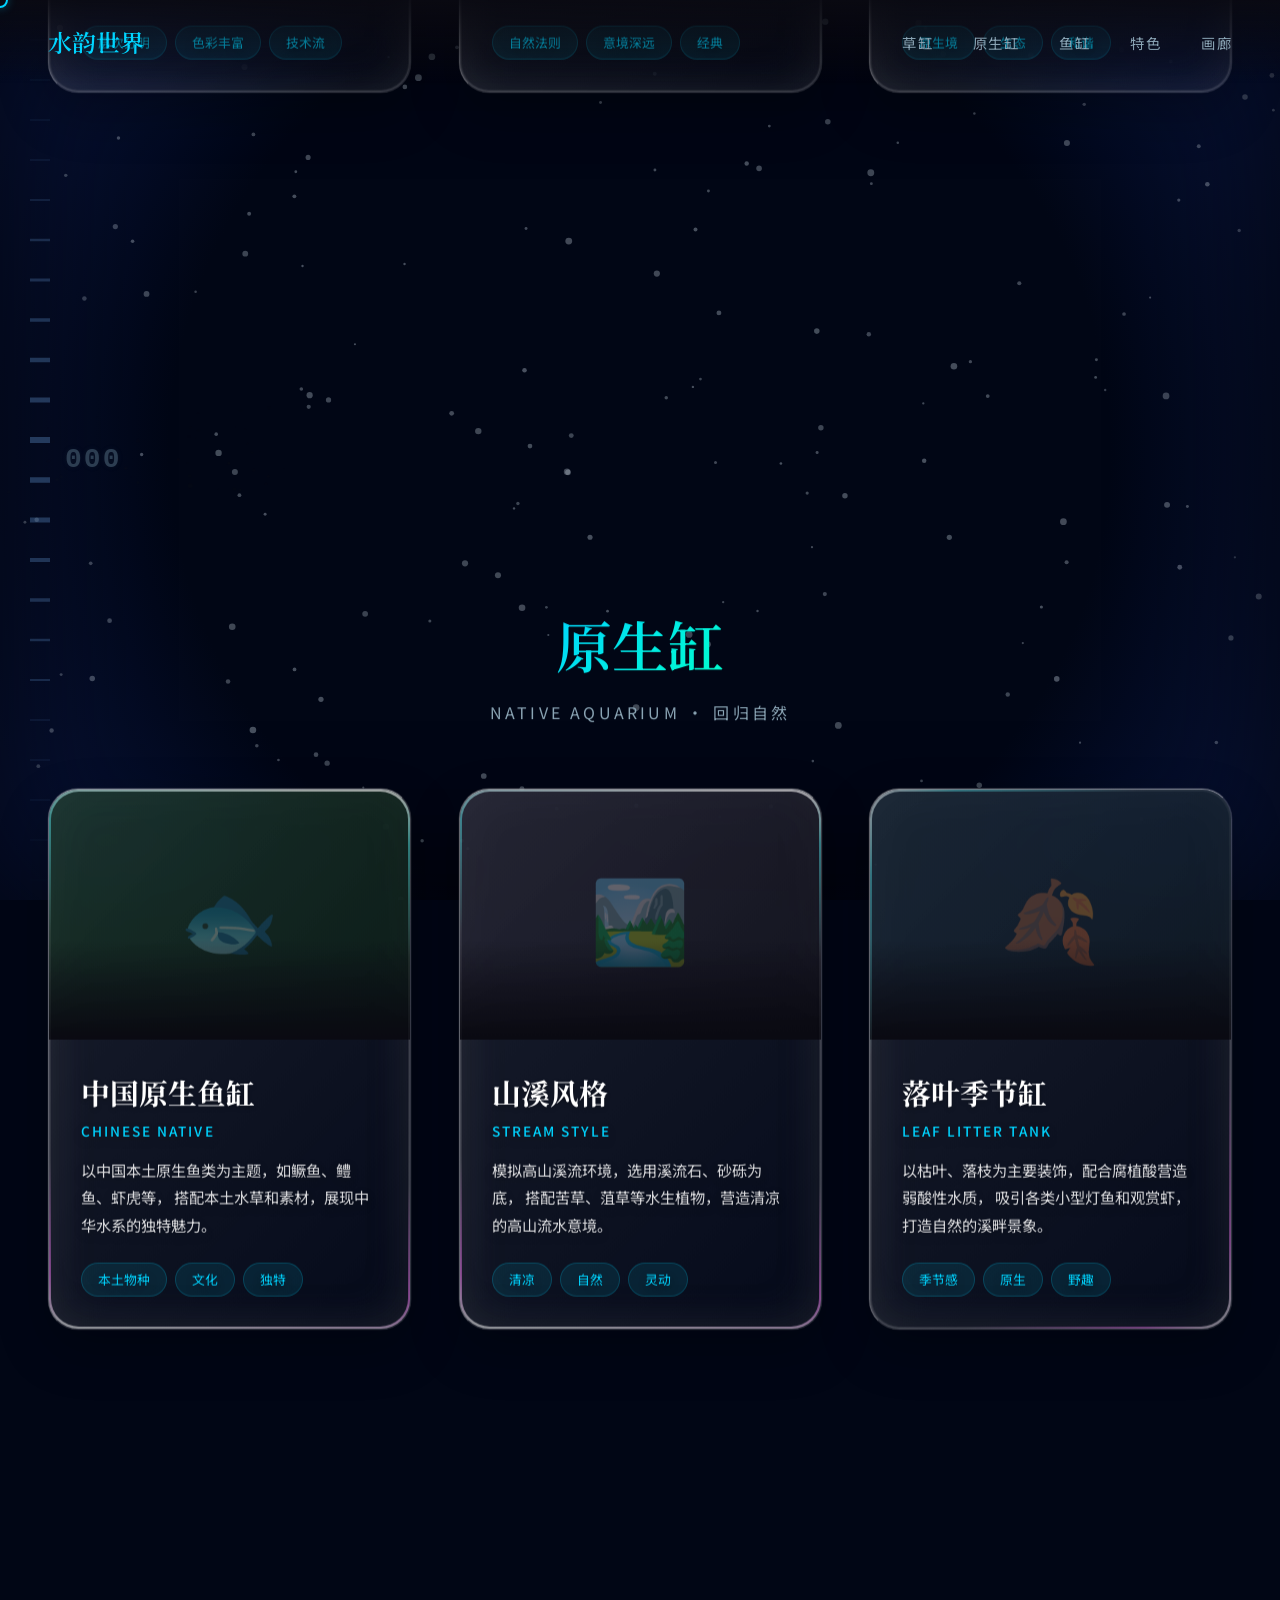
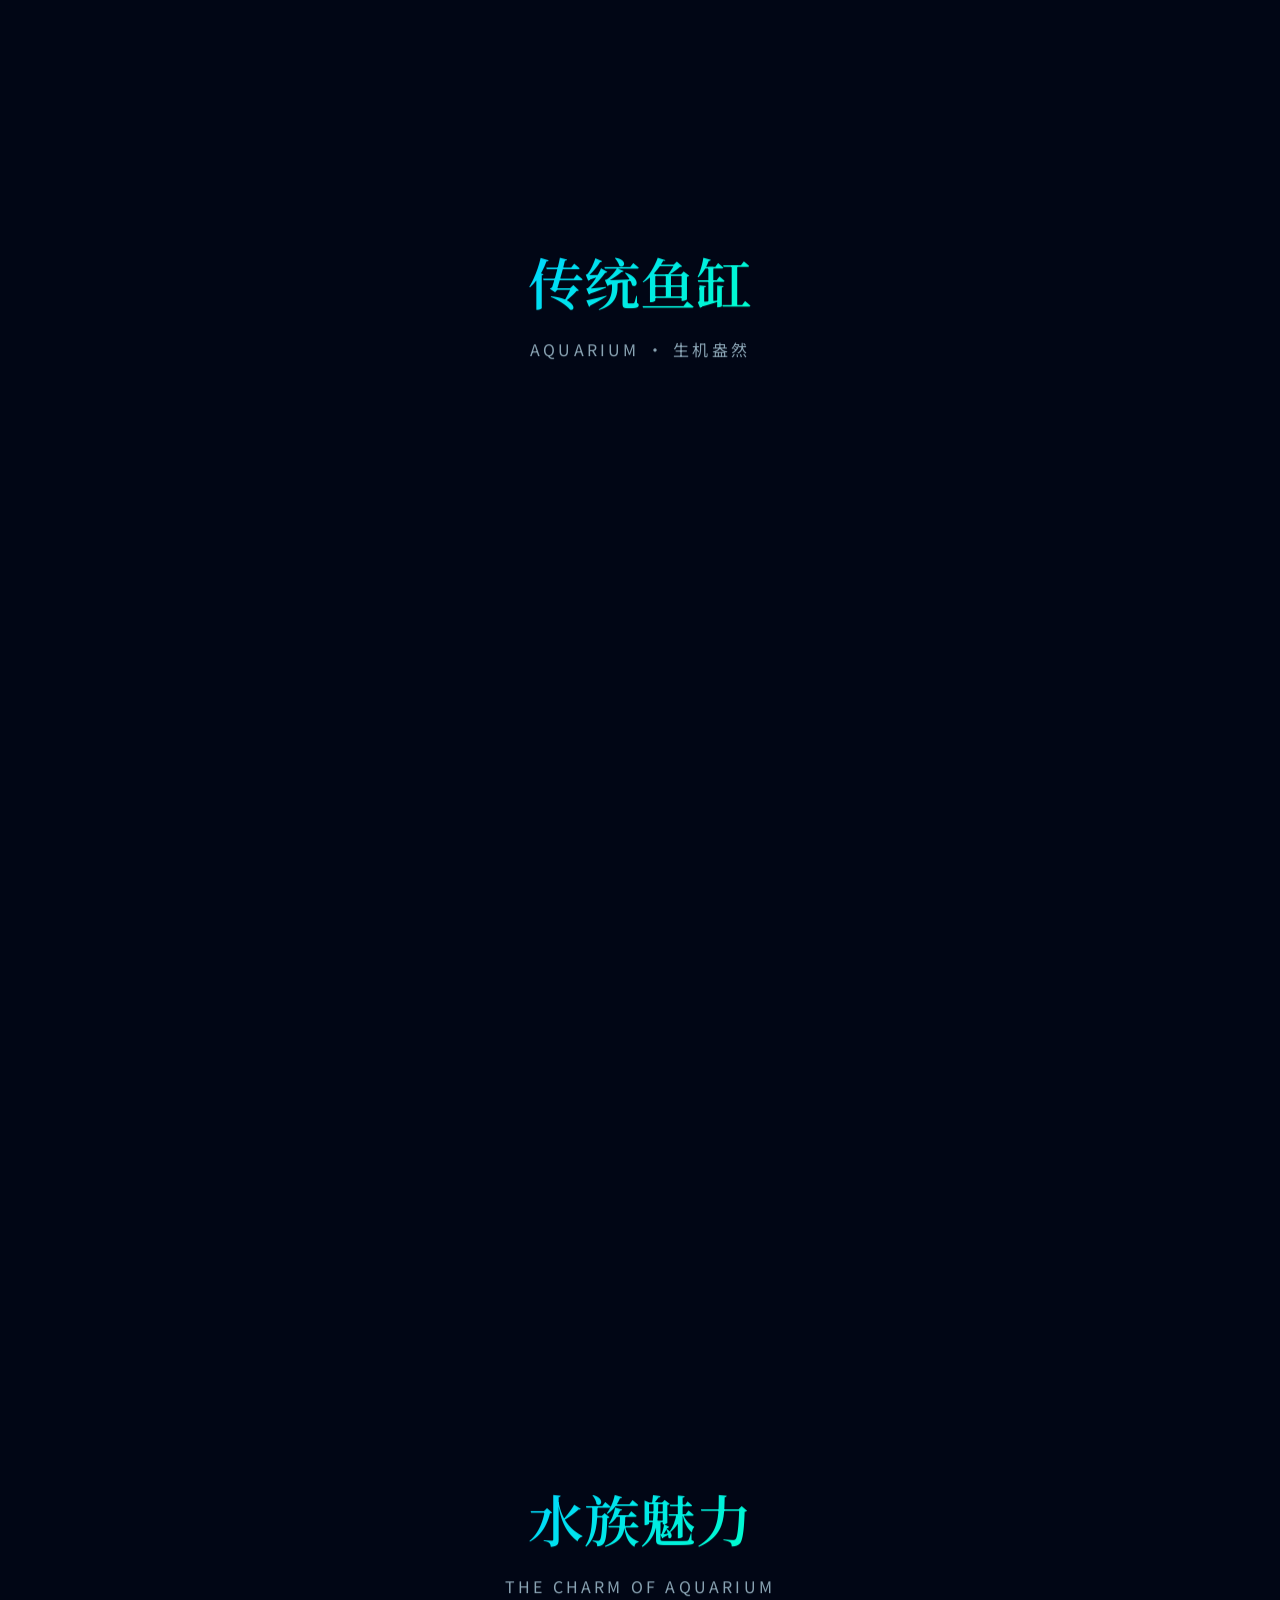
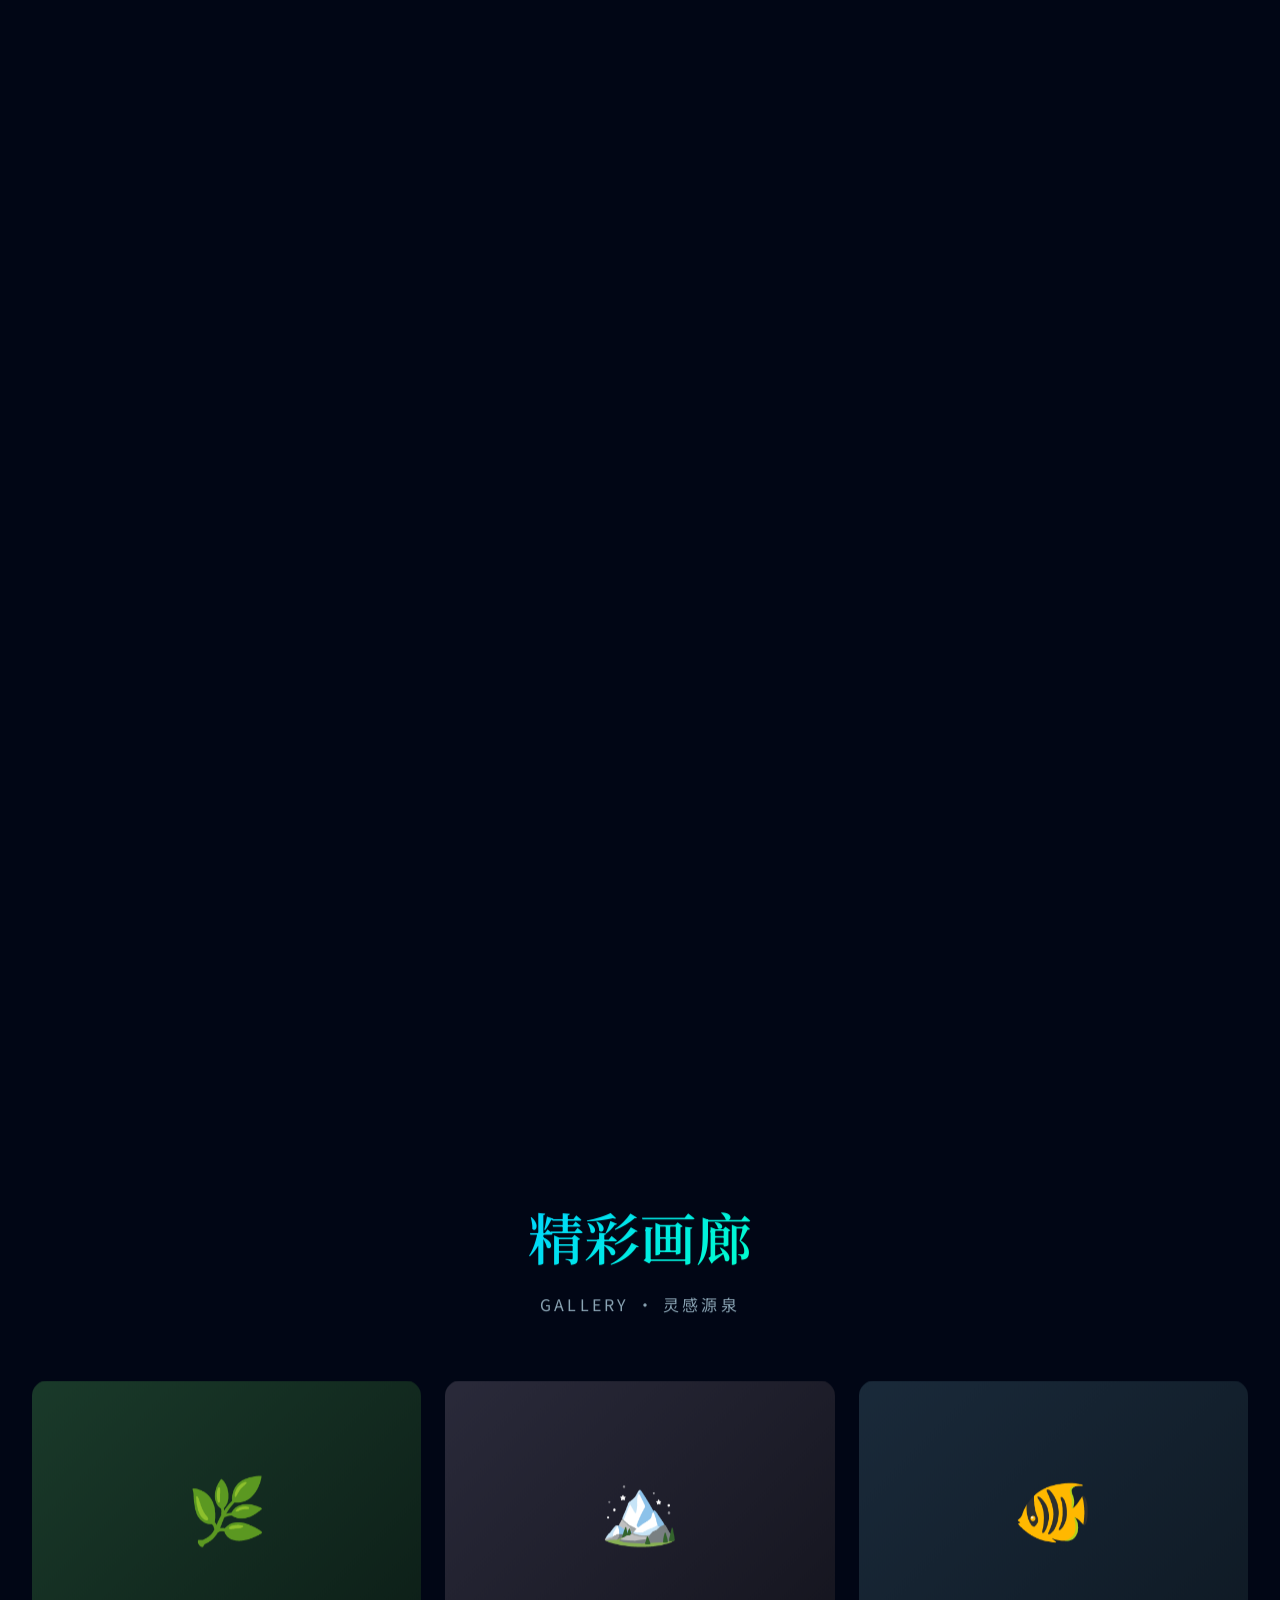
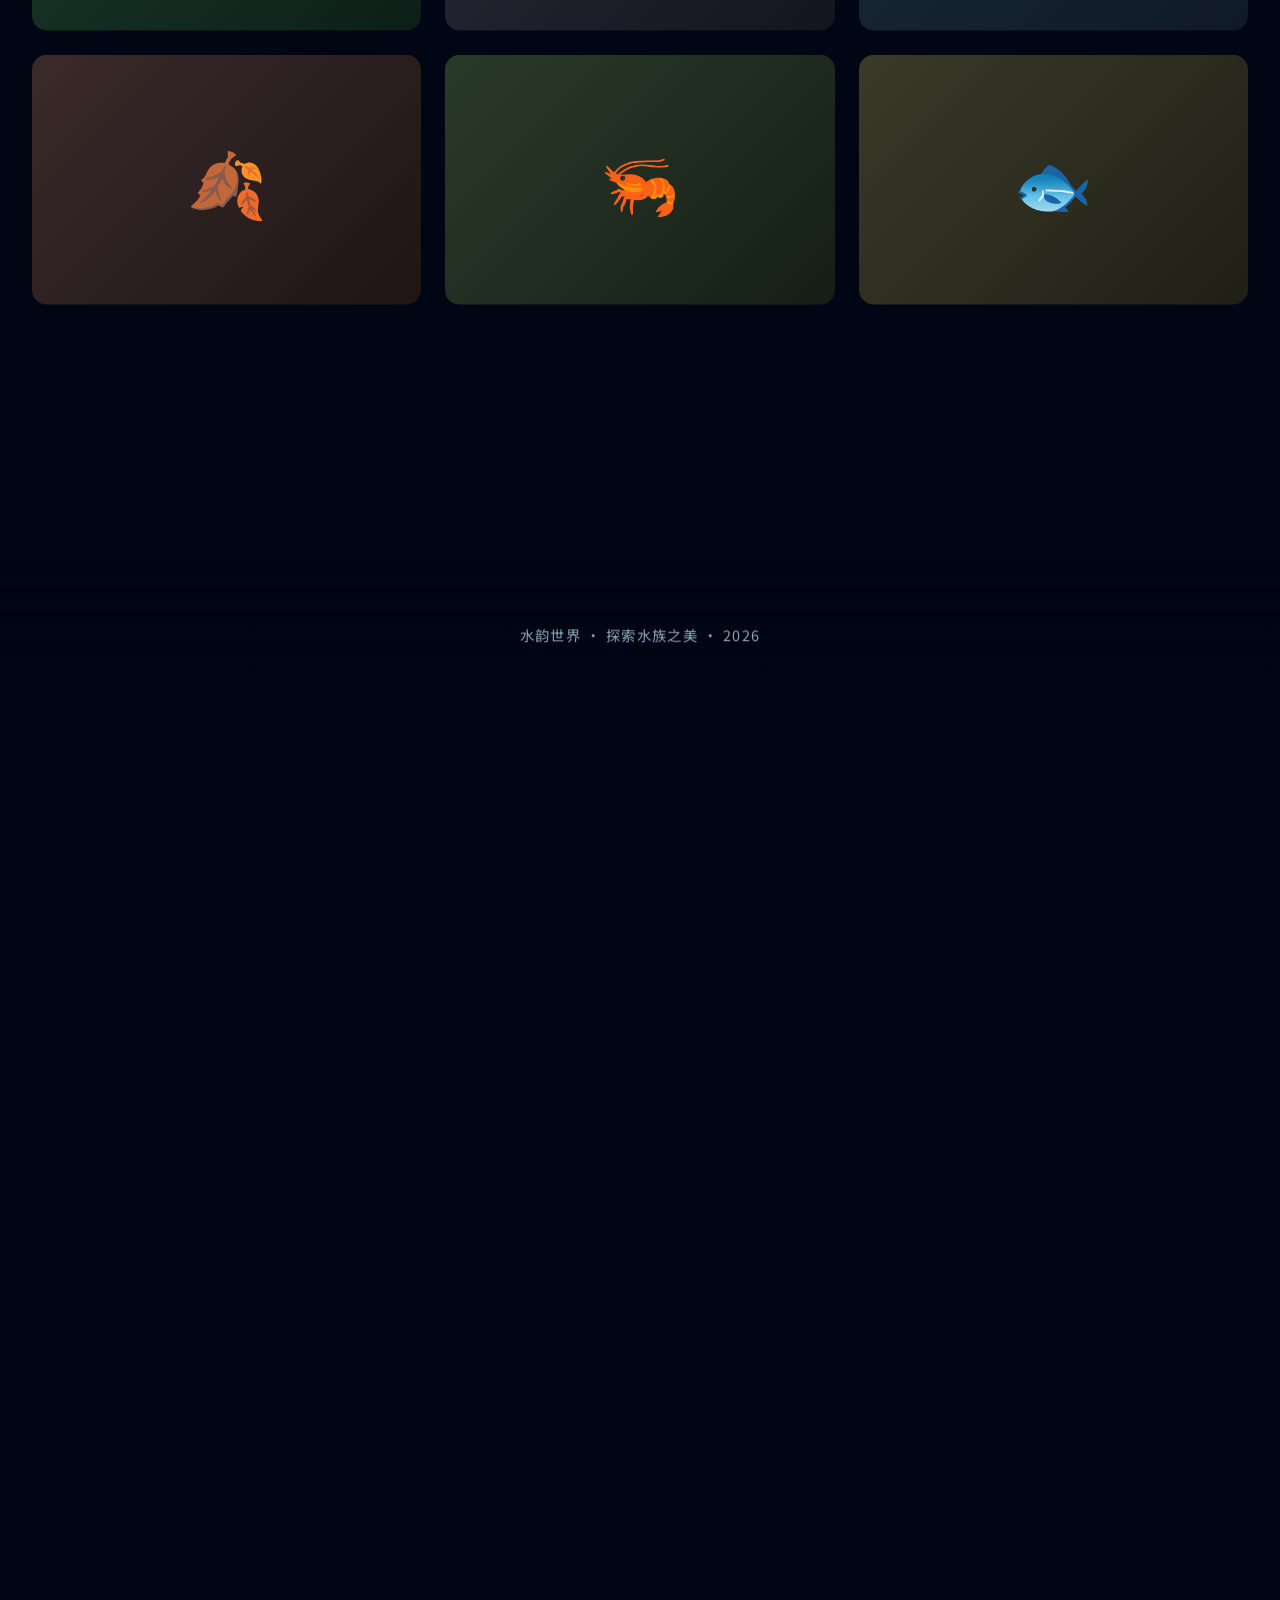
<file: index.html>
<!DOCTYPE html>
<html lang="zh-CN">
<head>
    <meta charset="UTF-8">
    <meta name="viewport" content="width=device-width, initial-scale=1.0">
    <title>水韵世界 · 探索水族之美</title>
    <link href="https://fonts.googleapis.com/css2?family=Noto+Sans+SC:wght@300;400;500;700&family=Noto+Serif+SC:wght@400;600;700&display=swap" rel="stylesheet">
    <style>
        /* Loader Section */
        #loader-wrapper {
            position: fixed;
            top: 0;
            left: 0;
            width: 100%;
            height: 100%;
            background: var(--bg-darker);
            display: flex;
            justify-content: center;
            align-items: center;
            z-index: 30000; /* Highest priority */
            transition: opacity 1s cubic-bezier(0.4, 0, 0.2, 1), visibility 1s;
        }

        #loader-wrapper.loaded {
            opacity: 0;
            visibility: hidden;
        }

        .loader-content {
            position: relative;
            width: 240px;
            height: 240px;
            display: flex;
            flex-direction: column;
            justify-content: center;
            align-items: center;
        }

        /* Ambient background ripples in loader */
        .loader-ripples {
            position: absolute;
            width: 100%;
            height: 100%;
            display: flex;
            justify-content: center;
            align-items: center;
            z-index: -1;
        }

        .loader-ripple {
            position: absolute;
            border: 1px solid rgba(0, 212, 255, 0.15);
            border-radius: 50%;
            animation: loaderRipple 3s cubic-bezier(0.2, 0.8, 0.2, 1) infinite;
            opacity: 0;
        }

        .loader-ripple:nth-child(2) { animation-delay: 1s; }
        .loader-ripple:nth-child(3) { animation-delay: 2s; }

        @keyframes loaderRipple {
            0% { width: 40px; height: 40px; opacity: 0; }
            20% { opacity: 0.5; }
            100% { width: 240px; height: 240px; opacity: 0; }
        }

        .orb-svg {
            width: 100%;
            height: 100%;
            animation: orbRotate 2s cubic-bezier(0.4, 0, 0.2, 1) infinite;
            filter: drop-shadow(0 0 25px rgba(0, 212, 255, 0.6));
            transform: rotate(-90deg);
        }

        .orb-path {
            stroke-dasharray: 0 283;
            transition: stroke-dasharray 0.5s cubic-bezier(0.2, 0.8, 0.2, 1);
            stroke-width: 2.5;
        }

        @keyframes orbRotate {
            0% { transform: rotate(-90deg); }
            100% { transform: rotate(270deg); }
        }

        .orb-glow-head {
            position: absolute;
            top: 50%;
            left: 50%;
            width: 10px;
            height: 10px;
            background: #fff;
            border-radius: 50%;
            box-shadow: 
                0 0 10px 2px #fff,
                0 0 20px 6px var(--primary),
                0 0 40px 12px rgba(0, 212, 255, 0.3);
            transform: translate(-50%, -50%) rotate(0deg) translateY(-45px);
            animation: orbGlowRotate 2s cubic-bezier(0.4, 0, 0.2, 1) infinite;
            z-index: 2;
        }

        @keyframes orbGlowRotate {
            0% { transform: translate(-50%, -50%) rotate(0deg) translateY(-45px); }
            100% { transform: translate(-50%, -50%) rotate(360deg) translateY(-45px); }
        }

        .loader-text {
            position: absolute;
            display: flex;
            flex-direction: column;
            align-items: center;
            font-family: 'Noto Serif SC', serif;
            color: var(--text-primary);
            pointer-events: none;
        }

        .loader-main-text {
            font-size: 0.8rem;
            letter-spacing: 0.6em;
            text-indent: 0.6em;
            opacity: 0.6;
            margin-bottom: 8px;
            animation: textPulse 2s ease-in-out infinite;
        }

        @keyframes textPulse {
            0%, 100% { opacity: 0.4; transform: scale(0.98); }
            50% { opacity: 0.7; transform: scale(1); }
        }

        #load-percent {
            font-size: 1.2rem;
            font-family: 'Courier New', monospace;
            color: var(--primary);
            font-weight: 300;
            text-shadow: 0 0 10px rgba(0, 212, 255, 0.4);
        }

        /* Existing Styles */
        * {
            margin: 0;
            padding: 0;
            box-sizing: border-box;
        }

        :root {
            --primary: #00d4ff;
            --secondary: #0099cc;
            --accent: #00ffcc;
            --bg-center: #010615;
            --bg-edge: #091643;
            --bg-dark: #0a0a12;
            --bg-darker: #010615;
            --text-primary: #e8f4f8;
            --text-secondary: #8ba5b5;
        }

        html {
            /* Removed scroll-behavior: smooth to avoid conflict with custom viscous damping */
        }

        body {
            font-family: 'Noto Sans SC', sans-serif;
            background: var(--bg-darker);
            color: var(--text-primary);
            overflow-x: hidden;
            cursor: none;
        }

        /* Hide custom cursor on touch devices or small screens */
        @media (hover: none) and (pointer: coarse), (max-width: 768px) {
            body, a, button, [role="button"], input, select, textarea, .tank-card, .gallery-item, .feature-item, #wheel-number {
                cursor: auto !important;
            }
            #cursor {
                display: none !important;
            }
        }

        a, button, [role="button"], input, select, textarea, .tank-card, .gallery-item, .feature-item, #wheel-number {
            cursor: none;
        }

        #cursor {
            position: fixed;
            width: 16px;
            height: 16px;
            border: 2px solid var(--primary);
            border-radius: 50%;
            pointer-events: none;
            z-index: 10000;
            transition: transform 0.08s ease, background 0.15s ease, box-shadow 0.2s ease;
            mix-blend-mode: normal; /* Changed to normal for better glow visibility */
            background: transparent;
            box-shadow: 0 0 10px rgba(0, 212, 255, 0.3);
        }

        #cursor.hover {
            transform: scale(1.8);
            background: rgba(255, 255, 255, 0.1);
            /* Backdrop invert effect */
            backdrop-filter: invert(1) brightness(1.2);
            -webkit-backdrop-filter: invert(1) brightness(1.2);
            /* Inner glow + Enhanced outer glow */
            box-shadow: 
                inset 0 0 8px rgba(0, 255, 204, 0.8),
                0 0 20px rgba(0, 212, 255, 0.6),
                0 0 40px rgba(0, 212, 255, 0.2);
            border-color: var(--accent);
        }

        #bg-canvas {
            position: fixed;
            top: 0;
            left: 0;
            width: 100%;
            height: 100%;
            z-index: 0;
            background: radial-gradient(circle at center, var(--bg-center) 0%, var(--bg-center) 60%, var(--bg-edge) 100%);
        }

        #constellation-canvas {
            position: fixed;
            top: 0;
            left: 0;
            width: 100%;
            height: 100%;
            z-index: 0;
            pointer-events: none;
        }

        #ripple-canvas {
            position: fixed;
            top: 0;
            left: 0;
            width: 100%;
            height: 100%;
            pointer-events: none;
            z-index: 9999;
        }

        .overlay {
            position: fixed;
            top: 0;
            left: 0;
            width: 100%;
            height: 100%;
            background: none;
            pointer-events: none;
            z-index: 1;
        }

        .vignette {
            position: fixed;
            top: 0;
            left: 0;
            width: 100%;
            height: 100%;
            box-shadow: inset 0 0 150px rgba(0, 0, 0, 0.8);
            pointer-events: none;
            z-index: 2;
        }

        #wheel-counter {
            position: fixed;
            left: 30px;
            top: 0;
            height: 100vh;
            transform: none;
            z-index: 100;
            display: flex;
            align-items: center;
            gap: 15px;
        }

        #wheel-canvas {
            width: 20px;
            height: 100vh;
        }

        #wheel-number {
            font-family: 'Courier New', monospace;
            font-size: 28px;
            font-weight: bold;
            color: #9cbce0; /* Updated: Dark background text color */
            text-shadow: 0 0 5px rgba(156, 188, 224, 0.2);
            letter-spacing: 2px;
            min-width: 50px;
            text-align: right;
            line-height: 1;
            padding-top: 20px;
            transition: color 0.8s cubic-bezier(0.4, 0, 0.2, 1), 
                        text-shadow 0.8s cubic-bezier(0.4, 0, 0.2, 1), 
                        opacity 0.3s, transform 0.3s;
            user-select: none;
        }

        #wheel-number.light-bg {
            color: #2c3d51 !important; /* Updated: Light background text color */
            text-shadow: 0 0 5px rgba(44, 61, 81, 0.2) !important;
        }

        #wheel-number:hover {
            color: var(--primary) !important;
            text-shadow: 0 0 15px var(--primary), 0 0 30px rgba(0, 212, 255, 0.4) !important;
            filter: brightness(1.2);
        }

        .digit-roll {
            display: inline-block;
            transition: transform 0.4s cubic-bezier(0.34, 1.56, 0.64, 1);
        }

        .digit-roll.animating {
            animation: rollUp 0.4s cubic-bezier(0.34, 1.56, 0.64, 1);
        }

        @keyframes rollUp {
            0% {
                transform: translateY(0);
                opacity: 1;
            }
            50% {
                transform: translateY(-20px);
                opacity: 0;
            }
            51% {
                transform: translateY(20px);
                opacity: 0;
            }
            100% {
                transform: translateY(0);
                opacity: 1;
            }
        }

        @keyframes milestoneGlow {
            0%, 100% {
                text-shadow: 0 0 10px rgba(0, 212, 255, 0.4);
                filter: brightness(1);
            }
            50% {
                text-shadow: 
                    0 0 25px rgba(0, 212, 255, 0.8), 
                    0 0 50px rgba(0, 212, 255, 0.6),
                    0 0 80px rgba(255, 255, 255, 0.4);
                filter: brightness(1.8);
            }
        }

        #wheel-number.milestone {
            animation: milestoneGlow 1.2s ease-in-out infinite;
        }

        #wheel-number.annihilating {
            animation: annihilate 1.2s cubic-bezier(0.4, 0, 0.2, 1) forwards;
        }

        #wheel-number.reappearing {
            animation: reappear 1.2s cubic-bezier(0.4, 0, 0.2, 1) forwards;
        }

        @keyframes annihilate {
            0% {
                transform: scaleY(1);
                filter: brightness(1);
                clip-path: inset(0 0 0 0);
            }
            40% {
                transform: scaleY(0.05);
                filter: brightness(5) drop-shadow(0 0 15px white);
                opacity: 1;
                clip-path: inset(0 0 0 0);
            }
            100% {
                transform: scaleY(0.05);
                filter: brightness(10);
                opacity: 0;
                clip-path: inset(0 0 0 100%);
            }
        }

        @keyframes reappear {
            0% {
                transform: scaleY(0.05);
                filter: brightness(10);
                opacity: 0;
                clip-path: inset(0 100% 0 0);
            }
            60% {
                transform: scaleY(0.05);
                filter: brightness(5);
                opacity: 1;
                clip-path: inset(0 0 0 0);
            }
            100% {
                transform: scaleY(1);
                filter: brightness(1);
                clip-path: inset(0 0 0 0);
            }
        }

        .content {
            position: relative;
            z-index: 10;
            width: 100%;
        }

        /* Viscous Scrolling Classes */
        body.viscous-enabled {
            overflow-x: hidden;
        }

        body.viscous-enabled .content {
            position: fixed;
            top: 0;
            left: 0;
            will-change: transform;
        }

        /* Hero Section */
        .hero {
            min-height: 100vh;
            display: flex;
            flex-direction: column;
            justify-content: center;
            align-items: center;
            text-align: center;
            padding: 8rem 2rem;
            position: relative;
        }

        .hero-title {
            font-family: 'Noto Serif SC', serif;
            font-size: clamp(3rem, 10vw, 7rem);
            font-weight: 700;
            background: linear-gradient(135deg, var(--primary), var(--accent), var(--secondary));
            -webkit-background-clip: text;
            -webkit-text-fill-color: transparent;
            background-clip: text;
            letter-spacing: 0.1em;
            animation: titleGlow 3s ease-in-out infinite;
        }

        @keyframes titleGlow {
            0%, 100% {
                filter: drop-shadow(0 0 20px rgba(0, 212, 255, 0.5));
            }
            50% {
                filter: drop-shadow(0 0 40px rgba(0, 255, 204, 0.7));
            }
        }

        .hero-subtitle {
            font-size: clamp(1rem, 3vw, 1.5rem);
            color: var(--text-secondary);
            margin-top: 1.5rem;
            font-weight: 300;
            letter-spacing: 0.3em;
            opacity: 0;
            animation: fadeInUp 1s ease forwards 0.5s;
        }

        .hero-description {
            max-width: 800px;
            margin: 2rem auto;
            font-size: 1.1rem;
            line-height: 1.8;
            color: var(--text-secondary);
            opacity: 0;
            animation: fadeInUp 1s ease forwards 0.8s;
        }

        @keyframes fadeInUp {
            from {
                opacity: 0;
                transform: translateY(30px);
            }
            to {
                opacity: 1;
                transform: translateY(0);
            }
        }

        .scroll-indicator {
            position: absolute;
            bottom: 3rem;
            left: 50%;
            transform: translateX(-50%);
            display: flex;
            flex-direction: column;
            align-items: center;
            gap: 0.5rem;
            animation: bounce 2s infinite;
        }

        .scroll-indicator span {
            font-size: 0.8rem;
            color: var(--text-secondary);
            letter-spacing: 0.2em;
        }

        .scroll-indicator .arrow {
            width: 30px;
            height: 30px;
            border-right: 2px solid var(--primary);
            border-bottom: 2px solid var(--primary);
            transform: rotate(45deg);
        }

        @keyframes bounce {
            0%, 20%, 50%, 80%, 100% { transform: translateX(-50%) translateY(0); }
            40% { transform: translateX(-50%) translateY(-10px); }
            60% { transform: translateX(-50%) translateY(-5px); }
        }

        /* Navigation */
        .nav {
            position: fixed;
            top: 0;
            left: 0;
            width: 100%;
            padding: 1.5rem 3rem;
            display: flex;
            justify-content: space-between;
            align-items: center;
            z-index: 1000;
            background: linear-gradient(to bottom, rgba(10, 10, 18, 0.9), transparent);
            transition: all 0.3s ease;
        }

        .nav.scrolled {
            background: rgba(10, 10, 18, 0.95);
            backdrop-filter: blur(10px);
            padding: 1rem 3rem;
        }

        .nav-logo {
            font-family: 'Noto Serif SC', serif;
            font-size: 1.5rem;
            font-weight: 600;
            color: var(--primary);
            text-decoration: none;
            transition: all 0.3s ease;
        }

        .nav-logo:hover {
            text-shadow: 0 0 20px var(--primary);
        }

        .nav-links {
            display: flex;
            gap: 2.5rem;
            list-style: none;
        }

        .nav-links a {
            color: var(--text-secondary);
            text-decoration: none;
            font-size: 0.9rem;
            letter-spacing: 0.1em;
            transition: all 0.3s ease;
            position: relative;
        }

        .nav-links a::after {
            content: '';
            position: absolute;
            bottom: -5px;
            left: 0;
            width: 0;
            height: 1px;
            background: var(--primary);
            transition: width 0.3s ease;
        }

        .nav-links a:hover {
            color: var(--primary);
        }

        .nav-links a:hover::after {
            width: 100%;
        }

        /* Sections */
        section {
            min-height: 100vh;
            padding: 16rem 2rem; /* Increased vertical padding by another 10% (14.5rem -> 16rem) */
            display: flex;
            flex-direction: column;
            justify-content: center;
            align-items: center;
            position: relative; /* Added for background elements */
        }

        /* Aquascape Background Image */
        .aquascape-bg, .native-bg, .aquarium-bg {
            position: absolute;
            top: 0;
            left: 0;
            width: 100%;
            height: 100%;
            background-repeat: no-repeat;
            background-position: center right;
            background-size: cover;
            z-index: 0;
            opacity: 0;
            pointer-events: none;
            /* Slowed down fade-in animation (0.7x speed -> further slowed by 30%) */
            transition: opacity 9.36s cubic-bezier(0.16, 1, 0.3, 1);
            
            /* Vertical transparency mask (45% top and bottom fade for smoother transition) */
            -webkit-mask-image: linear-gradient(to bottom, 
                transparent 0%, 
                black 45%, 
                black 55%, 
                transparent 100%);
            mask-image: linear-gradient(to bottom, 
                transparent 0%, 
                black 45%, 
                black 55%, 
                transparent 100%);
        }

        .aquascape-bg {
            background-image: url('https://img.remit.ee/api/file/BQACAgUAAyEGAASHRsPbAAEU65pqHqMxLXThllE1QNA4UtWCYD_ENwACwygAAtox8VQbOAPF2XuBcjsE.png');
            transform: translateY(15%); /* Move background down by another 5% (Total 15%) */
        }

        .native-bg {
            background-image: url('https://img.remit.ee/api/file/BQACAgUAAyEGAASHRsPbAAEU651qHqM7Eew0nIv57m3-QGP35apLGgACxigAAtox8VSz6EonEtwz8zsE.png');
            background-position: center; /* Better centering for this image */
        }

        .aquarium-bg {
            background-image: url('https://img.remit.ee/api/file/BQACAgUAAyEGAASHRsPbAAEU655qHqNInQOIrDWhoYpYXfOhrMWXFgACxygAAtox8VTg70am4h55UTsE.png');
            background-position: center;
            transform: translateY(10%); /* Move background down by 10% */
        }

        /* Fallback Animation for low performance or no WebGL */
        .aquascape-bg.fallback-active {
            animation: waveFallback 8s ease-in-out infinite;
        }

        @keyframes waveFallback {
             0%, 100% { transform: scale(1.05) skewX(0deg) translateY(0); }
             50% { transform: scale(1.05) skewX(4deg) translateY(5px); }
         }

        .aquascape-bg.visible, .native-bg.visible {
            opacity: 0.9;
        }

        .aquarium-bg.visible {
            opacity: 1; /* Decreased transparency (100% opaque) to make it more obvious */
        }

        /* Ensure section content is above background */
        #aquascape > *:not(.aquascape-bg), #native > *:not(.native-bg), #aquarium > *:not(.aquarium-bg) {
            position: relative;
            z-index: 1;
        }

        .section-title {
            font-family: 'Noto Serif SC', serif;
            font-size: clamp(2rem, 5vw, 3.5rem);
            font-weight: 600;
            text-align: center;
            margin-bottom: 1rem;
            background: linear-gradient(135deg, var(--primary), var(--accent));
            -webkit-background-clip: text;
            -webkit-text-fill-color: transparent;
            background-clip: text;
        }

        .section-subtitle {
            font-size: 1rem;
            color: var(--text-secondary);
            text-align: center;
            letter-spacing: 0.2em;
            margin-bottom: 4rem;
        }

        /* Tank Cards */
        .tank-container {
            display: grid;
            grid-template-columns: repeat(auto-fit, minmax(350px, 1fr));
            gap: 3rem;
            max-width: 1400px;
            width: 100%;
            padding: 0 1rem;
            perspective: 1500px; /* Added for 3D tilt */
        }

        .tank-card {
            position: relative;
            /* White Frosted Glass Base - More transparent & pure */
            background: linear-gradient(135deg, rgba(255, 255, 255, 0.1) 0%, rgba(255, 255, 255, 0.02) 100%);
            backdrop-filter: blur(25px) saturate(105%);
            -webkit-backdrop-filter: blur(25px) saturate(105%);
            border-radius: 30px;
            overflow: hidden;
            
            /* High-End Glass Thickness: Multi-stage border */
            border: 1px solid rgba(255, 255, 255, 0.15);
            border-top: 1.5px solid rgba(255, 255, 255, 0.5);
            border-left: 1.5px solid rgba(255, 255, 255, 0.35);
            
            /* Refined Thickness & Lighter Shadows for White Glass */
            box-shadow: 
                /* Physical edge thickness simulation */
                inset 0 0 0 2px rgba(255, 255, 255, 0.05),
                inset 0 0 0 1px rgba(255, 255, 255, 0.1),
                /* Internal white glow (Frosted effect) */
                inset 0 0 50px rgba(255, 255, 255, 0.1),
                /* Soft depth occlusion */
                inset -15px -15px 40px rgba(0, 0, 0, 0.05),
                /* External soft drop shadows */
                0 20px 50px rgba(0, 0, 0, 0.25),
                0 0 0 0.5px rgba(255, 255, 255, 0.1);
            
            /* Separate transitions for smooth entry vs fast interaction (Viscous feel -> slowed by 30%) */
            transition: 
                opacity 1.82s cubic-bezier(0.2, 0.8, 0.2, 1),
                transform 0.8s cubic-bezier(0.1, 0.5, 0.2, 1), 
                box-shadow 0.4s ease,
                filter 0.4s ease;
            
            opacity: 0;
            transform: translateY(60px);
            z-index: 2;
            transform-style: preserve-3d;
            animation: cardFloat 6s ease-in-out infinite;
            will-change: transform, box-shadow;
        }

        @keyframes cardFloat {
            0%, 100% { transform: translateY(0) rotateX(var(--rx, 0deg)) rotateY(var(--ry, 0deg)); }
            50% { transform: translateY(-15px) rotateX(var(--rx, 0deg)) rotateY(var(--ry, 0deg)); }
        }

        .tank-card.visible {
            opacity: 1;
            transform: translateY(0);
            animation: none; 
        }
        
        .tank-card.active-float {
            animation: cardFloat 6s ease-in-out infinite;
        }

        /* Physical Side Glass Effect (Refraction Layer) */
        .tank-card::after {
            content: '';
            position: absolute;
            inset: -2px; /* Expand to show the "side" thickness */
            border-radius: 32px;
            padding: 4px; /* Thickness of the glass slab side */
            background: linear-gradient(
                var(--refract-angle, 135deg), 
                rgba(255, 255, 255, 1) 0%, 
                rgba(130, 220, 255, 0.7) 10%, 
                rgba(255, 255, 255, 0.1) 30%, 
                rgba(255, 255, 255, 0.05) 50%, 
                rgba(255, 255, 255, 0.1) 70%, 
                rgba(255, 130, 220, 0.7) 90%, 
                rgba(255, 255, 255, 0.8) 100%
            );
            -webkit-mask: linear-gradient(#fff 0 0) content-box, linear-gradient(#fff 0 0);
            mask: linear-gradient(#fff 0 0) content-box, linear-gradient(#fff 0 0);
            -webkit-mask-composite: xor;
            mask-composite: exclude;
            pointer-events: none;
            z-index: 4;
            transition: opacity 0.4s ease, background 0.5s ease;
            filter: saturate(1.5) contrast(1.2) blur(0.4px);
            opacity: var(--refract-opacity, 0.5);
            /* Simulate 3D depth of the side edge */
            transform: translateZ(-10px); 
        }

        .tank-card:hover {
            box-shadow: 
                inset 0 0 80px rgba(255, 255, 255, 0.3),
                inset 0 0 0 2.5px rgba(255, 255, 255, 0.4),
                0 40px 80px rgba(0, 0, 0, 0.3),
                0 0 50px rgba(0, 212, 255, 0.2);
            --refract-opacity: 1;
            background: linear-gradient(135deg, rgba(255, 255, 255, 0.15) 0%, rgba(255, 255, 255, 0.05) 100%);
        }

        .tank-content {
            padding: 2.5rem;
            transform: translateZ(60px); /* Significant depth offset */
            position: relative;
            z-index: 5;
            transition: transform 0.4s cubic-bezier(0.1, 0.8, 0.2, 1);
            /* Slightly darken text shadows for readability on white glass */
            text-shadow: 0 4px 10px rgba(0, 0, 0, 0.3);
        }

        .tank-card:hover .tank-content {
            transform: translateZ(100px); /* Pop out even more on hover */
        }

        .tank-image {
            width: 100%;
            height: 250px;
            background-size: cover;
            background-position: center;
            position: relative;
            overflow: hidden;
            transform: translateZ(30px); /* Mid-layer depth */
            border-radius: 20px 20px 0 0;
        }

        .tank-image::after {
            content: '';
            position: absolute;
            bottom: 0;
            left: 0;
            right: 0;
            height: 100px;
            background: linear-gradient(to top, rgba(10, 10, 18, 1), transparent);
        }

        .tank-card:nth-child(1) .tank-image {
            background: linear-gradient(135deg, rgba(26, 58, 42, 0.7) 0%, rgba(13, 31, 24, 0.8) 100%);
        }

        .tank-card:nth-child(2) .tank-image {
            background: linear-gradient(135deg, rgba(42, 42, 58, 0.7) 0%, rgba(21, 21, 31, 0.8) 100%);
        }

        .tank-card:nth-child(3) .tank-image {
            background: linear-gradient(135deg, rgba(26, 42, 58, 0.7) 0%, rgba(15, 26, 37, 0.8) 100%);
        }

        .tank-icon {
            position: absolute;
            top: 50%;
            left: 50%;
            transform: translate(-50%, -50%);
            font-size: 5rem;
            opacity: 0.3;
            transition: all 0.5s ease;
        }

        .tank-card:hover .tank-icon {
            opacity: 0.6;
            transform: translate(-50%, -50%) scale(1.1);
        }

        .tank-content {
            padding: 2rem;
        }

        .tank-title {
            font-family: 'Noto Serif SC', serif;
            font-size: 1.8rem;
            font-weight: 700;
            margin-bottom: 0.5rem;
            color: #ffffff;
            text-shadow: 0 2px 4px rgba(0, 0, 0, 0.3);
        }

        .tank-title-en {
            font-size: 0.85rem;
            color: var(--primary);
            letter-spacing: 0.15em;
            margin-bottom: 1rem;
            display: block;
            font-weight: 500;
            text-transform: uppercase;
        }

        .tank-desc {
            font-size: 0.95rem;
            line-height: 1.8;
            color: rgba(255, 255, 255, 0.85);
            margin-bottom: 1.5rem;
        }

        .tank-features {
            display: flex;
            flex-wrap: wrap;
            gap: 0.5rem;
        }

        .tank-feature {
            padding: 0.4rem 1rem;
            background: rgba(0, 212, 255, 0.1);
            border: 1px solid rgba(0, 212, 255, 0.2);
            border-radius: 20px;
            font-size: 0.8rem;
            color: var(--primary);
            transition: all 0.3s ease;
        }

        .tank-card:hover .tank-feature {
            background: rgba(0, 212, 255, 0.2);
            border-color: rgba(0, 212, 255, 0.4);
        }

        /* Features Section */
        .features-grid {
            display: grid;
            grid-template-columns: repeat(auto-fit, minmax(280px, 1fr));
            gap: 2rem;
            max-width: 1200px;
            width: 100%;
        }

        .feature-item {
            text-align: center;
            padding: 2.5rem;
            background: linear-gradient(145deg, rgba(20, 25, 35, 0.6), rgba(10, 15, 25, 0.7));
            border-radius: 15px;
            border: 1px solid rgba(0, 212, 255, 0.1);
            transition: all 0.7s ease;
            opacity: 0;
            transform: scale(0.9);
        }

        .feature-item.visible {
            opacity: 1;
            transform: scale(1);
        }

        .feature-item:hover {
            transform: translateY(-5px);
            border-color: rgba(0, 212, 255, 0.3);
            box-shadow: 0 20px 40px rgba(0, 0, 0, 0.3);
        }

        .feature-icon {
            font-size: 3rem;
            margin-bottom: 1.5rem;
            display: block;
        }

        .feature-title {
            font-family: 'Noto Serif SC', serif;
            font-size: 1.3rem;
            font-weight: 600;
            margin-bottom: 1rem;
            color: var(--primary);
        }

        .feature-desc {
            font-size: 0.9rem;
            line-height: 1.7;
            color: var(--text-secondary);
        }

        /* Gallery Section */
        .gallery-grid {
            display: grid;
            grid-template-columns: repeat(auto-fit, minmax(300px, 1fr));
            gap: 1.5rem;
            max-width: 1400px;
            width: 100%;
        }

        .gallery-item {
            position: relative;
            height: 250px;
            border-radius: 15px;
            overflow: hidden;
            transition: all 0.7s ease;
        }

        .gallery-item:hover {
            transform: scale(1.03);
            z-index: 10;
        }

        .gallery-item::before {
            content: '';
            position: absolute;
            inset: 0;
            background: linear-gradient(to top, rgba(10, 10, 18, 0.8), transparent);
            z-index: 1;
            opacity: 0;
            transition: opacity 0.3s ease;
        }

        .gallery-item:hover::before {
            opacity: 1;
        }

        .gallery-overlay {
            position: absolute;
            bottom: 1.5rem;
            left: 1.5rem;
            z-index: 2;
            opacity: 0;
            transform: translateY(20px);
            transition: all 0.3s ease;
        }

        .gallery-item:hover .gallery-overlay {
            opacity: 1;
            transform: translateY(0);
        }

        .gallery-overlay h4 {
            font-family: 'Noto Serif SC', serif;
            font-size: 1.2rem;
            margin-bottom: 0.3rem;
        }

        .gallery-overlay span {
            font-size: 0.85rem;
            color: var(--primary);
        }

        /* Footer */
        footer {
            padding: 4rem 2rem;
            text-align: center;
            background: linear-gradient(to top, var(--bg-darker), transparent);
            position: relative;
            z-index: 10;
        }

        footer p {
            color: var(--text-secondary);
            font-size: 0.9rem;
            letter-spacing: 0.1em;
        }

        /* Responsive */
        @media (max-width: 768px) {
            .nav {
                padding: 1rem 1.5rem;
            }

            .nav-toggle {
                display: flex;
                flex-direction: column;
                gap: 5px;
                cursor: pointer;
                z-index: 1001;
            }

            .nav-toggle span {
                width: 25px;
                height: 2px;
                background: var(--primary);
                transition: all 0.3s ease;
            }

            .nav-toggle.active span:nth-child(1) {
                transform: rotate(45deg) translate(5px, 5px);
            }

            .nav-toggle.active span:nth-child(2) {
                opacity: 0;
            }

            .nav-toggle.active span:nth-child(3) {
                transform: rotate(-45deg) translate(5px, -5px);
            }

            .nav-links {
                position: fixed;
                top: 0;
                right: -100%;
                width: 70%;
                height: 100vh;
                background: rgba(10, 10, 18, 0.95);
                backdrop-filter: blur(15px);
                flex-direction: column;
                justify-content: center;
                align-items: center;
                gap: 2rem;
                transition: all 0.5s cubic-bezier(0.23, 1, 0.32, 1);
                display: flex; /* Show as flex when active */
                z-index: 1000;
            }

            .nav-links.active {
                right: 0;
            }

            .nav-links a {
                font-size: 1.2rem;
            }

            #wheel-counter {
                left: 10px;
                gap: 5px;
                flex-direction: column;
                justify-content: center;
                height: auto;
                top: 50%;
                transform: translateY(-50%);
            }

            #wheel-canvas {
                width: 12px;
                height: 200px;
                flex: 0 0 auto;
            }

            #wheel-number {
                font-size: 16px;
                min-width: auto;
                padding-top: 0;
                text-align: center;
                letter-spacing: 1px;
            }

            .tank-container {
                grid-template-columns: 1fr;
                gap: 2rem;
            }

            .tank-card {
                max-width: 100%;
            }

            .hero-title {
                font-size: 3.5rem;
            }

            .hero-subtitle {
                letter-spacing: 0.15em;
                font-size: 1rem;
            }

            .hero-description {
                font-size: 0.95rem;
                padding: 0 1rem;
            }

            section {
                padding: 10rem 1rem;
            }

            .section-title {
                font-size: 2rem;
            }

            .features-grid {
                grid-template-columns: 1fr;
            }

            .gallery-grid {
                grid-template-columns: repeat(2, 1fr);
                gap: 0.8rem;
            }

            .gallery-item {
                height: 180px;
            }

            /* Loader adjustments for mobile */
            .loader-content {
                width: 180px;
                height: 180px;
            }
            .loader-ripple {
                animation-duration: 2.5s;
            }
            @keyframes loaderRipple {
                0% { width: 30px; height: 30px; opacity: 0; }
                20% { opacity: 0.5; }
                100% { width: 180px; height: 180px; opacity: 0; }
            }
            .loader-main-text {
                font-size: 0.7rem;
                letter-spacing: 0.4em;
            }
            #load-percent {
                font-size: 1rem;
            }
            .orb-glow-head {
                transform: translate(-50%, -50%) rotate(0deg) translateY(-35px);
                animation-name: orbGlowRotateMobile;
            }
            @keyframes orbGlowRotateMobile {
                0% { transform: translate(-50%, -50%) rotate(0deg) translateY(-35px); }
                100% { transform: translate(-50%, -50%) rotate(360deg) translateY(-35px); }
            }

            /* Adjust background mask for mobile to avoid cropping */
            .aquascape-bg, .native-bg, .aquarium-bg {
                background-position: center; /* Show middle part on mobile */
                -webkit-mask-image: linear-gradient(to bottom, 
                    transparent 0%, 
                    black 35%, 
                    black 65%, 
                    transparent 100%);
                mask-image: linear-gradient(to bottom, 
                    transparent 0%, 
                    black 35%, 
                    black 65%, 
                    transparent 100%);
            }
        }

        /* Tablet specific adjustments */
        @media (min-width: 769px) and (max-width: 1100px) {
            .tank-container {
                gap: 2.5rem;
                padding: 0 4rem;
            }
            .hero-title {
                font-size: 5rem;
            }
        }

        @media (max-width: 480px) {
            .gallery-grid {
                grid-template-columns: 1fr;
            }
            
            .hero-title {
                font-size: 2.8rem;
            }
        }
    </style>
</head>
<body>
    <div id="loader-wrapper">
        <div class="loader-content">
            <div class="loader-ripples">
                <div class="loader-ripple"></div>
                <div class="loader-ripple"></div>
                <div class="loader-ripple"></div>
            </div>
            <svg class="orb-svg" viewBox="0 0 100 100">
                <circle class="orb-path" cx="50" cy="50" r="45" fill="none" stroke="url(#orb-gradient)" stroke-width="3" stroke-linecap="round" />
                <defs>
                    <linearGradient id="orb-gradient" x1="0%" y1="0%" x2="100%" y2="0%">
                        <stop offset="0%" stop-color="transparent" />
                        <stop offset="100%" stop-color="var(--primary)" />
                    </linearGradient>
                </defs>
            </svg>
            <div class="orb-glow-head"></div>
            <div class="loader-text">
                <span class="loader-main-text">探索中</span>
                <span id="load-percent">0%</span>
            </div>
        </div>
    </div>
    <div id="cursor"></div>
    <canvas id="bg-canvas"></canvas>
    <canvas id="constellation-canvas"></canvas>
    <canvas id="ripple-canvas"></canvas>

    <div id="wheel-counter">
        <canvas id="wheel-canvas" width="24" height="600"></canvas>
        <div id="wheel-number"><span class="digit-roll">0</span><span class="digit-roll">0</span><span class="digit-roll">0</span></div>
    </div>

    <div class="overlay"></div>
    <div class="vignette"></div>
    
    <nav class="nav" id="nav">
        <a href="#" class="nav-logo">水韵世界</a>
        <div class="nav-toggle" id="nav-toggle">
            <span></span>
            <span></span>
            <span></span>
        </div>
        <ul class="nav-links">
            <li><a href="#aquascape">草缸</a></li>
            <li><a href="#native">原生缸</a></li>
            <li><a href="#aquarium">鱼缸</a></li>
            <li><a href="#features">特色</a></li>
            <li><a href="#gallery">画廊</a></li>
        </ul>
    </nav>

    <div class="content">
        <section class="hero" id="hero">
            <h1 class="hero-title">水韵世界</h1>
            <p class="hero-subtitle">探索水族之美 · 感受自然之韵</p>
            <p class="hero-description">
                在繁忙的都市生活中，一方清澈的水世界能带来无尽的宁静与美好。
                无论是精心打造的草缸景观，还是回归自然的原生缸，
                亦或是生机盎然的传统鱼缸，每一滴水都承载着生命的律动。
            </p>
            <div class="scroll-indicator">
                <span>探索更多</span>
                <div class="arrow"></div>
            </div>
        </section>

        <section id="aquascape">
            <canvas id="aquascape-canvas" class="aquascape-bg"></canvas>
            <h2 class="section-title">草缸艺术</h2>
            <p class="section-subtitle">AQUASCAPE · 水中画卷</p>
            <div class="tank-container">
                <div class="tank-card" data-delay="0">
                    <div class="tank-image">
                        <span class="tank-icon">🌿</span>
                    </div>
                    <div class="tank-content">
                        <h3 class="tank-title">荷兰式草缸</h3>
                        <span class="tank-title-en">Dutch Style</span>
                        <p class="tank-desc">
                            以绚丽的水草品种和精湛的布局技艺著称，注重水草的色彩搭配与层次感，
                            仿佛水下的彩色森林，每一株水草都是大自然的杰作。
                        </p>
                        <div class="tank-features">
                            <span class="tank-feature">层次分明</span>
                            <span class="tank-feature">色彩丰富</span>
                            <span class="tank-feature">技术流</span>
                        </div>
                    </div>
                </div>
                <div class="tank-card" data-delay="180">
                    <div class="tank-image">
                        <span class="tank-icon">🏔️</span>
                    </div>
                    <div class="tank-content">
                        <h3 class="tank-title">ADA风格造景</h3>
                        <span class="tank-title-en">ADA Style</span>
                        <p class="tank-desc">
                            遵循自然法则，以石木为骨，水草为肉，营造出气势磅礴的山水意境。
                            每一处细节都经过精心设计，展现水下世界的壮美与灵动。
                        </p>
                        <div class="tank-features">
                            <span class="tank-feature">自然法则</span>
                            <span class="tank-feature">意境深远</span>
                            <span class="tank-feature">经典</span>
                        </div>
                    </div>
                </div>
                <div class="tank-card" data-delay="360">
                    <div class="tank-image">
                        <span class="tank-icon">🌍</span>
                    </div>
                    <div class="tank-content">
                        <h3 class="tank-title">南美原生缸</h3>
                        <span class="tank-title-en">South American Biotope</span>
                        <p class="tank-desc">
                            模拟南美热带雨林的水域环境，以沉木、落叶为基调，
                            搭配艳丽的灯鱼和慈鲷，呈现最纯粹的自然风貌。
                        </p>
                        <div class="tank-features">
                            <span class="tank-feature">原生境</span>
                            <span class="tank-feature">生态</span>
                            <span class="tank-feature">和谐</span>
                        </div>
                    </div>
                </div>
            </div>
        </section>

        <section id="native">
            <canvas id="native-particle-canvas" class="native-bg"></canvas>
            <h2 class="section-title">原生缸</h2>
            <p class="section-subtitle">NATIVE AQUARIUM · 回归自然</p>
            <div class="tank-container">
                <div class="tank-card" data-delay="0">
                    <div class="tank-image">
                        <span class="tank-icon">🐟</span>
                    </div>
                    <div class="tank-content">
                        <h3 class="tank-title">中国原生鱼缸</h3>
                        <span class="tank-title-en">Chinese Native</span>
                        <p class="tank-desc">
                            以中国本土原生鱼类为主题，如鳜鱼、鳢鱼、虾虎等，
                            搭配本土水草和素材，展现中华水系的独特魅力。
                        </p>
                        <div class="tank-features">
                            <span class="tank-feature">本土物种</span>
                            <span class="tank-feature">文化</span>
                            <span class="tank-feature">独特</span>
                        </div>
                    </div>
                </div>
                <div class="tank-card" data-delay="180">
                    <div class="tank-image">
                        <span class="tank-icon">🏞️</span>
                    </div>
                    <div class="tank-content">
                        <h3 class="tank-title">山溪风格</h3>
                        <span class="tank-title-en">Stream Style</span>
                        <p class="tank-desc">
                            模拟高山溪流环境，选用溪流石、砂砾为底，
                            搭配苦草、菹草等水生植物，营造清凉的高山流水意境。
                        </p>
                        <div class="tank-features">
                            <span class="tank-feature">清凉</span>
                            <span class="tank-feature">自然</span>
                            <span class="tank-feature">灵动</span>
                        </div>
                    </div>
                </div>
                <div class="tank-card" data-delay="360">
                    <div class="tank-image">
                        <span class="tank-icon">🍂</span>
                    </div>
                    <div class="tank-content">
                        <h3 class="tank-title">落叶季节缸</h3>
                        <span class="tank-title-en">Leaf Litter Tank</span>
                        <p class="tank-desc">
                            以枯叶、落枝为主要装饰，配合腐植酸营造弱酸性水质，
                            吸引各类小型灯鱼和观赏虾，打造自然的溪畔景象。
                        </p>
                        <div class="tank-features">
                            <span class="tank-feature">季节感</span>
                            <span class="tank-feature">原生</span>
                            <span class="tank-feature">野趣</span>
                        </div>
                    </div>
                </div>
            </div>
        </section>

        <section id="aquarium">
            <div class="aquarium-bg"></div>
            <h2 class="section-title">传统鱼缸</h2>
            <p class="section-subtitle">AQUARIUM · 生机盎然</p>
            <div class="tank-container">
                <div class="tank-card" data-delay="0">
                    <div class="tank-image">
                        <span class="tank-icon">🐠</span>
                    </div>
                    <div class="tank-content">
                        <h3 class="tank-title">海水缸</h3>
                        <span class="tank-title-en">Marine Aquarium</span>
                        <p class="tank-desc">
                            探索神秘的热带珊瑚礁世界，与绚丽的海水鱼和优雅的珊瑚共舞。
                            每一缸都是独一无二的海底花园，让人沉醉于蓝色梦境。
                        </p>
                        <div class="tank-features">
                            <span class="tank-feature">珊瑚</span>
                            <span class="tank-feature">海水鱼</span>
                            <span class="tank-feature">梦幻</span>
                        </div>
                    </div>
                </div>
                <div class="tank-card" data-delay="180">
                    <div class="tank-image">
                        <span class="tank-icon">🦈</span>
                    </div>
                    <div class="tank-content">
                        <h3 class="tank-title">大型鱼缸</h3>
                        <span class="tank-title-en">Large Fish Tank</span>
                        <p class="tank-desc">
                            饲养龙鱼、魟鱼、罗汉等大型观赏鱼，
                            搭配精致的过滤系统和合理的造景，展现水中霸主的非凡气势。
                        </p>
                        <div class="tank-features">
                            <span class="tank-feature">霸气</span>
                            <span class="tank-feature">大型鱼</span>
                            <span class="tank-feature">震撼</span>
                        </div>
                    </div>
                </div>
                <div class="tank-card" data-delay="360">
                    <div class="tank-image">
                        <span class="tank-icon">🦐</span>
                    </div>
                    <div class="tank-content">
                        <h3 class="tank-title">水晶虾缸</h3>
                        <span class="tank-title-en">Crystal Shrimp Tank</span>
                        <p class="tank-desc">
                            以精致美丽的水晶虾为主角，搭配莫斯和小型水草，
                            营造出精致细腻的水下微观世界，每一处都充满惊喜。
                        </p>
                        <div class="tank-features">
                            <span class="tank-feature">精致</span>
                            <span class="tank-feature">萌系</span>
                            <span class="tank-feature">细腻</span>
                        </div>
                    </div>
                </div>
            </div>
        </section>

        <section id="features">
            <h2 class="section-title">水族魅力</h2>
            <p class="section-subtitle">THE CHARM OF AQUARIUM</p>
            <div class="features-grid">
                <div class="feature-item">
                    <span class="feature-icon">💧</span>
                    <h3 class="feature-title">生态循环</h3>
                    <p class="feature-desc">
                        完善的水族生态系统展示了自然界水循环的精妙，
                        硝化细菌、微生物与动植物共同构建起清澈健康的水质环境。
                    </p>
                </div>
                <div class="feature-item">
                    <span class="feature-icon">🌡️</span>
                    <h3 class="feature-title">温度控制</h3>
                    <p class="feature-desc">
                        精确的温控系统模拟热带水域的温度环境，
                        让娇贵的观赏鱼和热带水草能够在人工环境中繁衍生息。
                    </p>
                </div>
                <div class="feature-item">
                    <span class="feature-icon">💡</span>
                    <h3 class="feature-title">光照艺术</h3>
                    <p class="feature-desc">
                        专业的水族照明不仅满足水草光合作用需求，
                        更通过精心的光谱配比营造出梦幻般的水下光影效果。
                    </p>
                </div>
                <div class="feature-item">
                    <span class="feature-icon">🔬</span>
                    <h3 class="feature-title">水质管理</h3>
                    <p class="feature-desc">
                        从PH值到GH、KH再到氨氮亚盐，每一项水质参数都至关重要，
                        掌握水质管理是成为合格水族爱好者的必经之路。
                    </p>
                </div>
                <div class="feature-item">
                    <span class="feature-icon">🎨</span>
                    <h3 class="feature-title">造景美学</h3>
                    <p class="feature-desc">
                        水族造景融合了中国山水画的意境与西方园林艺术的精致，
                        在有限的空间里创造出无限的水下美景。
                    </p>
                </div>
                <div class="feature-item">
                    <span class="feature-icon">🧬</span>
                    <h3 class="feature-title">生物多样性</h3>
                    <p class="feature-desc">
                        从微小的硝化细菌到优雅的观赏鱼，从翠绿的水草到五彩的珊瑚，
                        水族世界展现了生命的多样与精彩。
                    </p>
                </div>
            </div>
        </section>

        <section id="gallery">
            <h2 class="section-title">精彩画廊</h2>
            <p class="section-subtitle">GALLERY · 灵感源泉</p>
            <div class="gallery-grid">
                <div class="gallery-item">
                    <div style="width:100%;height:100%;background:linear-gradient(135deg,#1a3a2a,#0d1f18);display:flex;align-items:center;justify-content:center;font-size:4rem;">🌿</div>
                    <div class="gallery-overlay">
                        <h4>绿野仙踪</h4>
                        <span>草缸作品</span>
                    </div>
                </div>
                <div class="gallery-item">
                    <div style="width:100%;height:100%;background:linear-gradient(135deg,#2a2a3a,#15151f);display:flex;align-items:center;justify-content:center;font-size:4rem;">🏔️</div>
                    <div class="gallery-overlay">
                        <h4>山水之间</h4>
                        <span>ADA造景</span>
                    </div>
                </div>
                <div class="gallery-item">
                    <div style="width:100%;height:100%;background:linear-gradient(135deg,#1a2a3a,#0f1a25);display:flex;align-items:center;justify-content:center;font-size:4rem;">🐠</div>
                    <div class="gallery-overlay">
                        <h4>蔚蓝深海</h4>
                        <span>海水缸</span>
                    </div>
                </div>
                <div class="gallery-item">
                    <div style="width:100%;height:100%;background:linear-gradient(135deg,#3a2a2a,#1f1515);display:flex;align-items:center;justify-content:center;font-size:4rem;">🍂</div>
                    <div class="gallery-overlay">
                        <h4>秋日私语</h4>
                        <span>原生缸</span>
                    </div>
                </div>
                <div class="gallery-item">
                    <div style="width:100%;height:100%;background:linear-gradient(135deg,#2a3a2a,#151f15);display:flex;align-items:center;justify-content:center;font-size:4rem;">🦐</div>
                    <div class="gallery-overlay">
                        <h4>水晶世界</h4>
                        <span>虾缸</span>
                    </div>
                </div>
                <div class="gallery-item">
                    <div style="width:100%;height:100%;background:linear-gradient(135deg,#3a3a2a,#1f1f15);display:flex;align-items:center;justify-content:center;font-size:4rem;">🐟</div>
                    <div class="gallery-overlay">
                        <h4>鱼翔浅底</h4>
                        <span>原生鱼</span>
                    </div>
                </div>
            </div>
        </section>

        <footer>
            <p>水韵世界 · 探索水族之美 · 2026</p>
        </footer>
    </div>

    <script>
        // Loader Logic
        window.addEventListener('DOMContentLoaded', () => {
            const loader = document.getElementById('loader-wrapper');
            const orbPath = document.querySelector('.orb-path');
            const percentText = document.getElementById('load-percent');
            let progress = 0;
            let targetProgress = 0;
            
            const updateLoader = (val) => {
                const rounded = Math.round(val);
                percentText.innerText = `${rounded}%`;
                // 283 is approx circumference of r=45 circle
                const dashLen = (rounded / 100) * 283;
                orbPath.style.strokeDasharray = `${dashLen} 283`;
            };

            // Simulate initial loading
            const interval = setInterval(() => {
                if (targetProgress < 90) {
                    targetProgress += Math.random() * 15;
                    if (targetProgress > 90) targetProgress = 90;
                }
                
                // Smooth increment
                progress += (targetProgress - progress) * 0.1;
                updateLoader(progress);
            }, 100);

            window.addEventListener('load', () => {
                clearInterval(interval);
                targetProgress = 100;
                
                // Final push to 100%
                const finalInterval = setInterval(() => {
                    progress += (100 - progress) * 0.2;
                    updateLoader(progress);
                    
                    if (progress > 99.5) {
                        updateLoader(100);
                        clearInterval(finalInterval);
                        setTimeout(() => {
                            loader.classList.add('loaded');
                            // Enable scroll after load
                            document.body.style.overflow = '';
                        }, 600);
                    }
                }, 50);
            });
            
            // Prevent scrolling during load
            document.body.style.overflow = 'hidden';
        });

        // Check if touch device
        const isTouchDevice = 'ontouchstart' in window || navigator.maxTouchPoints > 0;

        // Custom Cursor
        const cursor = document.getElementById('cursor');
        let mouseX = 0, mouseY = 0;
        let cursorX = 0, cursorY = 0;

        if (!isTouchDevice) {
            document.addEventListener('mousemove', (e) => {
                mouseX = e.clientX;
                mouseY = e.clientY;
            });

            function animateCursor() {
                cursorX += (mouseX - cursorX) * 0.4;
                cursorY += (mouseY - cursorY) * 0.4;
                cursor.style.left = cursorX - 8 + 'px';
                cursor.style.top = cursorY - 8 + 'px';
                requestAnimationFrame(animateCursor);
            }
            animateCursor();

            // Cursor hover effect
            const interactiveElements = document.querySelectorAll('a, button, .tank-card, .gallery-item, .feature-item, #wheel-number');
            interactiveElements.forEach(el => {
                el.addEventListener('mouseenter', () => cursor.classList.add('hover'));
                el.addEventListener('mouseleave', () => cursor.classList.remove('hover'));
            });
        }

        // Mobile Navigation Toggle
        const navToggle = document.getElementById('nav-toggle');
        const navLinks = document.querySelector('.nav-links');
        const navLinksItems = document.querySelectorAll('.nav-links a');

        navToggle.addEventListener('click', () => {
            navToggle.classList.toggle('active');
            navLinks.classList.toggle('active');
        });

        navLinksItems.forEach(item => {
            item.addEventListener('click', () => {
                navToggle.classList.remove('active');
                navLinks.classList.remove('active');
            });
        });

        // Background Canvas - Animated water effect
        const bgCanvas = document.getElementById('bg-canvas');
        const bgCtx = bgCanvas.getContext('2d');
        const constellationCanvas = document.getElementById('constellation-canvas');
        const constellationCtx = constellationCanvas.getContext('2d');

        function resizeBgCanvas() {
            bgCanvas.width = window.innerWidth;
            bgCanvas.height = window.innerHeight;
            constellationCanvas.width = window.innerWidth;
            constellationCanvas.height = window.innerHeight;
        }
        resizeBgCanvas();
        window.addEventListener('resize', resizeBgCanvas);

        // Constellation Data
        const CONSTELLATIONS = [
            {
                name: "Aries", // 白羊座
                points: [
                    [0.232, 0.876], [0.304, 0.724], [0.192, 0.492], [0.684, 0.228],
                    [0.776, 0.160], [0.872, 0.192], [0.848, 0.300], [0.888, 0.364]
                ],
                lines: [
                    [0, 1], [1, 2], [2, 3], [3, 4], [4, 5], [3, 6], [6, 7]
                ]
            },
            {
                name: "Taurus", // 金牛座
                points: [
                    [0.188, 0.118], [0.324, 0.300], [0.466, 0.494], [0.450, 0.584], 
                    [0.610, 0.660], [0.806, 0.768], [0.834, 0.860], [0.580, 0.756], 
                    [0.684, 0.818], [0.312, 0.568], [0.100, 0.394]
                ],
                lines: [
                    [0, 1], [1, 2], [2, 3], [10, 9], [9, 3], 
                    [3, 4], [4, 5], [5, 6], [4, 7], [7, 8]
                ]
            },
            {
                name: "Gemini", // 双子座
                points: [
                    [0.160, 0.322], [0.210, 0.544], [0.244, 0.430], [0.280, 0.226],
                    [0.342, 0.376], [0.344, 0.556], [0.380, 0.722], [0.416, 0.262],
                    [0.474, 0.136], [0.480, 0.822], [0.506, 0.656], [0.566, 0.846],
                    [0.610, 0.480], [0.676, 0.806], [0.714, 0.610], [0.822, 0.600]
                ],
                lines: [
                    [3, 7], [7, 8], [7, 4], [4, 2], [0, 2], [2, 1],
                    [2, 5], [5, 6], [6, 9], [5, 10], [10, 11],
                    [7, 12], [12, 13], [12, 14], [14, 15]
                ]
            },
            {
                name: "Cancer", // 巨蟹座
                points: [
                    [0.126, 0.366], [0.240, 0.330], [0.442, 0.158], [0.520, 0.490], [0.578, 0.682], [0.864, 0.848]
                ],
                lines: [
                    [0, 1], [1, 3], [2, 3], [3, 4], [4, 5]
                ]
            },
            {
                name: "Leo", // 狮子座
                points: [
                    [0.086, 0.840], [0.160, 0.766], [0.362, 0.846], [0.464, 0.304], [0.530, 0.248], 
                    [0.542, 0.412], [0.614, 0.294], [0.658, 0.434], [0.742, 0.582], [0.884, 0.626]
                ],
                lines: [
                    [0, 1], [1, 2], [2, 8], [3, 4], [4, 6], [3, 5], [5, 7], [7, 8], [8, 9]
                ]
            },
            {
                name: "Virgo", // 处女座
                points: [
                    [0.038, 0.646], [0.224, 0.888], [0.282, 0.722], [0.400, 0.816],
                    [0.632, 0.542], [0.638, 0.408], [0.684, 0.168], [0.836, 0.464], [0.926, 0.344]
                ],
                lines: [
                    [0, 2], [2, 3], [3, 4], [1, 3], [4, 5], [5, 6], [4, 7], [7, 8]
                ]
            },
            {
                name: "Libra", // 天秤座
                points: [
                    [0.142, 0.694], [0.330, 0.606], [0.502, 0.846], [0.620, 0.792],
                    [0.626, 0.202], [0.752, 0.144], [0.844, 0.448]
                ],
                lines: [
                    [0, 1], [1, 4], [4, 5], [5, 6], [6, 3], [3, 2]
                ]
            },
            {
                name: "Scorpio", // 天蝎座
                points: [
                    [0.124, 0.492], [0.146, 0.754], [0.240, 0.650], [0.262, 0.860],
                    [0.364, 0.462], [0.394, 0.844], [0.516, 0.770], [0.584, 0.550],
                    [0.604, 0.412], [0.714, 0.250], [0.774, 0.496], [0.794, 0.122],
                    [0.844, 0.406], [0.874, 0.224]
                ],
                lines: [
                    [0, 2], [2, 4], [1, 2], [1, 3], [3, 5], [5, 6], [6, 8], [8, 9], [9, 11], [11, 13], [13, 12], [12, 10], [12, 9]
                ]
            },
            {
                name: "Sagittarius", // 射手座
                points: [
                    [0.130, 0.710], [0.152, 0.508], [0.210, 0.740], [0.236, 0.886],
                    [0.426, 0.352], [0.470, 0.448], [0.484, 0.096], [0.524, 0.174],
                    [0.546, 0.304], [0.614, 0.204], [0.626, 0.390], [0.682, 0.614],
                    [0.704, 0.734], [0.716, 0.496], [0.810, 0.544], [0.864, 0.330]
                ],
                lines: [
                    [0, 1], [1, 4], [4, 8], [8, 7], [7, 6], [7, 9], [9, 8],
                    [2, 3], [2, 5], [5, 4], [10, 5], [11, 13], [13, 10],
                    [11, 12], [14, 12], [14, 15], [10, 8]
                ]
            },
            {
                name: "Capricorn", // 摩羯座
                points: [
                    [0.124, 0.430], [0.222, 0.488], [0.234, 0.642], [0.476, 0.498],
                    [0.664, 0.790], [0.732, 0.692], [0.742, 0.384], [0.766, 0.246], [0.770, 0.096]
                ],
                lines: [
                    [0, 1], [1, 3], [3, 7], [7, 8], [0, 2], [2, 4], [4, 5], [5, 6], [6, 7]
                ]
            },
            {
                name: "Aquarius", // 水瓶座
                points: [
                    [0.152, 0.484], [0.186, 0.672], [0.204, 0.584], [0.326, 0.274],
                    [0.422, 0.516], [0.440, 0.096], [0.494, 0.864], [0.534, 0.762],
                    [0.564, 0.446], [0.644, 0.726], [0.866, 0.796]
                ],
                lines: [
                    [5, 3], [3, 0], [0, 2], [2, 1], [1, 6], [0, 4], [4, 8], [6, 7], [7, 9], [9, 10]
                ]
            },
            {
                name: "Pisces", // 双鱼座
                points: [
                    [0.136, 0.470], [0.202, 0.490], [0.214, 0.392], [0.320, 0.764],
                    [0.410, 0.830], [0.512, 0.734], [0.560, 0.632], [0.626, 0.572],
                    [0.702, 0.386], [0.766, 0.340], [0.768, 0.262], [0.836, 0.220],
                    [0.842, 0.342], [0.884, 0.274], [0.890, 0.126]
                ],
                lines: [
                    [0, 1], [1, 2], [1, 3], [3, 4], [4, 5], [5, 6], [6, 7], [7, 8], [8, 9],
                    [9, 10], [10, 11], [11, 13], [13, 12], [12, 9], [11, 14]
                ]
            }
        ];

        const CONSTELLATION_BGS = {
            "Aries": {
                img: new Image(),
                src: 'https://img.remit.ee/api/file/BQACAgUAAyEGAASHRsPbAAEU6m9qHphraJHSL5jJzl15puSKxK5Z9gACdCcAAtox8VRHGbQo2000fzsE.png'
            },
            "Taurus": {
                img: new Image(),
                src: 'https://img.remit.ee/api/file/BQACAgUAAyEGAASHRsPbAAEU6hhqHpW0u52FS-CgI9f8SIzhUNNCJAACHCcAAtox8VR1jE9WN2Z0QTsE.png'
            },
            "Gemini": {
                img: new Image(),
                src: 'https://img.remit.ee/api/file/BQACAgUAAyEGAASHRsPbAAEU6ktqHpca0maHhlYV9SaVFCEccC_WOQACUCcAAtox8VSPtsbsjvAQvzsE.png'
            },
            "Cancer": {
                img: new Image(),
                src: 'https://img.remit.ee/api/file/BQACAgUAAyEGAASHRsPbAAEU6l9qHpes_3Ja9Oe466RbyJfzyXgzIAACZCcAAtox8VRAm5Iyro6VTjsE.png'
            },
            "Leo": {
                img: new Image(),
                src: 'https://img.remit.ee/api/file/BQACAgUAAyEGAASHRsPbAAEU6sJqHpsSO0gZjBmXitHGjfnVCD5dAwACzScAAtox8VSR6ZWCrgx0VzsE.png'
            },
            "Libra": {
                img: new Image(),
                src: 'https://img.remit.ee/api/file/BQACAgUAAyEGAASHRsPbAAEU6sZqHpsdIcznOy2adppM1ZpCqLM2OAAC0ScAAtox8VRM_BKdPStmFzsE.png'
            },
            "Virgo": {
                img: new Image(),
                src: 'https://img.remit.ee/api/file/BQACAgUAAyEGAASHRsPbAAEU6upqHpwMAAGekXf_DYHGfEobtbezJ_sAAvcnAALaMfFUQPOBb2vzq9U7BA.png'
            },
            "Scorpio": {
                img: new Image(),
                src: 'https://img.remit.ee/api/file/BQACAgUAAyEGAASHRsPbAAEU6utqHpwYRvyK31xy2P4nzBrOxnA8VwAC-CcAAtox8VRyH_GhDkw6MTsE.png'
            },
            "Sagittarius": {
                img: new Image(),
                src: 'https://img.remit.ee/api/file/BQACAgUAAyEGAASHRsPbAAEU6wZqHp08EC233t8AARBN-X1EquiBTYQAAhooAALaMfFU7N3CkRtLVBo7BA.png'
            },
            "Capricorn": {
                img: new Image(),
                src: 'https://img.remit.ee/api/file/BQACAgUAAyEGAASHRsPbAAEU6zNqHp620bSAxkhvbjNyy9AQOR2cEAACSSgAAtox8VTF43jkcqiMCDsE.png'
            },
            "Aquarius": {
                img: new Image(),
                src: 'https://img.remit.ee/api/file/BQACAgUAAyEGAASHRsPbAAEU6zhqHp7HbhmT-HfdKCj8zDc7OCgbcgACTigAAtox8VQKemIdCxFXvzsE.png'
            },
            "Pisces": {
                img: new Image(),
                src: 'https://img.remit.ee/api/file/BQACAgUAAyEGAASHRsPbAAEU6zdqHp7BK4-CmRTMej-795FKipbn6QACTSgAAtox8VTO3rlKxlGx8DsE.png'
            }
        };

        // Preload images
        for (const key in CONSTELLATION_BGS) {
            CONSTELLATION_BGS[key].img.src = CONSTELLATION_BGS[key].src;
        }

        let constellationBgBaseOpacity = 0.23;
        let targetConstellationBgBaseOpacity = 0.23;

        class ConstellationManager {
            constructor() {
                this.currentIndex = -1;
                this.currentConstellation = null;
                this.oldConstellation = null;
                this.fadeOpacity = 0;
                this.transitioning = false;
            }

            triggerNext() {
                if (this.currentConstellation) {
                    this.oldConstellation = this.currentConstellation;
                    this.oldConstellation.isFadingOut = true;
                }
                
                this.currentIndex = (this.currentIndex + 1) % CONSTELLATIONS.length;
                const data = CONSTELLATIONS[this.currentIndex];
                this.currentConstellation = new Constellation(data);
            }

            update(time) {
                // Smoothly transition the background base opacity
                const diff = targetConstellationBgBaseOpacity - constellationBgBaseOpacity;
                if (Math.abs(diff) > 0.001) {
                    constellationBgBaseOpacity += diff * 0.02; // Slow transition
                } else {
                    constellationBgBaseOpacity = targetConstellationBgBaseOpacity;
                }

                if (this.currentConstellation) {
                    this.currentConstellation.update(time);
                }
                if (this.oldConstellation) {
                    this.oldConstellation.update(time);
                    if (this.oldConstellation.opacity <= 0) {
                        this.oldConstellation = null;
                    }
                }
            }

            draw() {
                constellationCtx.clearRect(0, 0, constellationCanvas.width, constellationCanvas.height);
                if (this.oldConstellation) {
                    this.oldConstellation.draw();
                }
                if (this.currentConstellation) {
                    this.currentConstellation.draw();
                }
            }
        }

        class Constellation {
            constructor(data) {
                this.data = data;
                this.opacity = 0;
                this.targetOpacity = 1;
                
                // Scale X by 0.85 and center horizontally
                const scaleX = 0.85;
                const offsetX = (1 - scaleX) / 2;
                
                this.points = data.points.map(p => ({
                    x: (p[0] * scaleX + offsetX) * constellationCanvas.width,
                    y: p[1] * constellationCanvas.height,
                    flashOffset: Math.random() * Math.PI * 2,
                    flashSpeed: 2 + Math.random() * 2, // Speed of twinkling
                    sizeBase: 2.8 + Math.random() * 2.8 // Reduced base size for a more delicate look
                }));
                this.lineProgress = 0;
                this.isFadingOut = false;
                this.createTime = performance.now();
                this.completionTime = null; // Time when all lines finished drawing
                this.glowOpacity = 0;
            }

            update(time) {
                const now = performance.now();
                const age = now - this.createTime;

                // Fade in or out
                if (this.isFadingOut) {
                    this.opacity = Math.max(0, this.opacity - 0.02);
                } else {
                    this.opacity = Math.min(1, this.opacity + 0.02);
                }

                // Line connection animation (starts after 500ms, takes 2s)
                if (age > 500) {
                    const prevProgress = this.lineProgress;
                    this.lineProgress = Math.min(1, (age - 500) / 2000);
                    
                    if (this.lineProgress === 1 && prevProgress < 1) {
                        this.completionTime = now;
                    }
                }

                // Glow and Color dynamics
                if (this.lineProgress < 1) {
                    this.glowOpacity = 1;
                    this.lineColor = { r: 255, g: 255, b: 255 };
                } else if (this.completionTime) {
                    const elapsedSinceCompletion = now - this.completionTime;
                    if (elapsedSinceCompletion < 1000) {
                        // Stay bright for 1 second
                        this.glowOpacity = 1;
                        this.lineColor = { r: 255, g: 255, b: 255 };
                    } else if (elapsedSinceCompletion < 3000) {
                        // Fade over 2 seconds
                        const fadeProgress = (elapsedSinceCompletion - 1000) / 2000;
                        this.glowOpacity = 1 - fadeProgress;
                        // Color from #ffffff to #b4b4b4 (255,255,255 -> 180,180,180)
                        const colorVal = 255 - (255 - 180) * fadeProgress;
                        this.lineColor = { r: colorVal, g: colorVal, b: colorVal };
                    } else {
                        this.glowOpacity = 0;
                        this.lineColor = { r: 180, g: 180, b: 180 };
                    }
                }
            }

            draw() {
                if (this.opacity <= 0) return;

                const ctx = constellationCtx;
                const points = this.points;
                const lines = this.data.lines;
                const time = performance.now() * 0.001;

                // Draw special background if exists
                const bgData = CONSTELLATION_BGS[this.data.name];
                if (bgData && bgData.img.complete) {
                    ctx.save();
                    ctx.globalAlpha = this.opacity * constellationBgBaseOpacity;
                    
                    const img = bgData.img;
                    const imgAspect = img.width / img.height;
                    const canvasAspect = constellationCanvas.width / constellationCanvas.height;
                    
                    let drawW, drawH;
                    if (canvasAspect > imgAspect) {
                        drawH = constellationCanvas.height * 0.8;
                        drawW = drawH * imgAspect;
                    } else {
                        drawW = constellationCanvas.width * 0.8;
                        drawH = drawW / imgAspect;
                    }
                    
                    const drawX = (constellationCanvas.width - drawW) / 2;
                    const drawY = (constellationCanvas.height - drawH) / 2;
                    
                    ctx.drawImage(img, drawX, drawY, drawW, drawH);
                    ctx.restore();
                }

                // Draw lines
                const totalLines = lines.length;
                const linesToShow = totalLines * this.lineProgress;

                lines.forEach((line, index) => {
                    if (index >= linesToShow) return;

                    const p1 = points[line[0]];
                    const p2 = points[line[1]];
                    
                    let baseOpacity = this.opacity * 0.4;
                    let endX = p2.x;
                    let endY = p2.y;
                    let isDrawing = false;
                    
                    if (index > linesToShow - 1) {
                        const segmentProgress = linesToShow - index;
                        endX = p1.x + (p2.x - p1.x) * segmentProgress;
                        endY = p1.y + (p2.y - p1.y) * segmentProgress;
                        baseOpacity *= segmentProgress;
                        isDrawing = true;
                    }

                    // Draw glow
                    if (this.glowOpacity > 0 || isDrawing) {
                        ctx.shadowBlur = (isDrawing ? 25 : 18) * this.glowOpacity;
                        ctx.shadowColor = `rgba(255, 255, 255, ${isDrawing ? this.opacity : this.glowOpacity * this.opacity})`;
                    } else {
                        ctx.shadowBlur = 0;
                    }

                    ctx.lineWidth = isDrawing ? 2.2 : 1.5;
                    const r = Math.floor(this.lineColor.r);
                    const g = Math.floor(this.lineColor.g);
                    const b = Math.floor(this.lineColor.b);
                    ctx.strokeStyle = `rgba(${r}, ${g}, ${b}, ${baseOpacity * 1.5})`;
                    
                    ctx.beginPath();
                    ctx.moveTo(p1.x, p1.y);
                    ctx.lineTo(endX, endY);
                    ctx.stroke();
                    
                    // Reset shadow for next drawings
                    ctx.shadowBlur = 0;
                });

                // Draw points
                points.forEach(p => {
                    // Enhanced twinkling: modulated by sine wave
                    const twinkle = Math.sin(time * p.flashSpeed + p.flashOffset);
                    const intensity = (twinkle + 1) * 0.5; // 0 to 1
                    
                    // Size varies: 忽大忽小
                    const currentSize = p.sizeBase * (0.8 + intensity * 0.7);
                    
                    // Brightness/Opacity varies: 忽明忽暗
                    const pointOpacity = this.opacity * (0.5 + intensity * 0.5);
                    
                    // Point color: #59bbe2 base, #ffffff flash at peak
                    const color = `rgba(${Math.floor(89 + (255-89)*intensity)}, ${Math.floor(187 + (255-187)*intensity)}, ${Math.floor(226 + (255-226)*intensity)}, ${pointOpacity})`;

                    // Glow for points
                    const glowRadius = currentSize * 4.8;
                    const gradient = ctx.createRadialGradient(p.x, p.y, 0, p.x, p.y, glowRadius);
                    gradient.addColorStop(0, `rgba(255, 255, 255, ${pointOpacity * 0.52})`);
                    gradient.addColorStop(0.3, `rgba(89, 187, 226, ${pointOpacity * 0.32})`);
                    gradient.addColorStop(1, 'transparent');
                    
                    ctx.fillStyle = gradient;
                    ctx.beginPath();
                    ctx.arc(p.x, p.y, glowRadius, 0, Math.PI * 2);
                    ctx.fill();

                    ctx.fillStyle = color;
                    ctx.beginPath();
                    const s = currentSize * 1.8;
                    ctx.moveTo(p.x, p.y - s);
                    ctx.quadraticCurveTo(p.x, p.y, p.x + s, p.y);
                    ctx.quadraticCurveTo(p.x, p.y, p.x, p.y + s);
                    ctx.quadraticCurveTo(p.x, p.y, p.x - s, p.y);
                    ctx.quadraticCurveTo(p.x, p.y, p.x, p.y - s);
                    ctx.fill();
                });
            }
        }

        const constellationManager = new ConstellationManager();

        class ExplosionParticle {
            constructor(x, y) {
                this.x = x;
                this.y = y;
                const angle = Math.random() * Math.PI * 2;
                const speed = Math.random() * 1.5 + 0.3;
                this.vx = Math.cos(angle) * speed;
                this.vy = Math.sin(angle) * speed;
                this.size = Math.random() * 2 + 0.5;
                this.life = 1;
                this.decay = Math.random() * 0.015 + 0.008;
                this.baseHue = Math.random() * 60 + 180;
                this.hue = this.baseHue;
                this.saturation = Math.random() > 0.5 ? 100 : 30;
                this.brightness = Math.random() > 0.5 ? 100 : 60;
                this.twinkleSpeed = Math.random() * 0.3 + 0.1;
                this.twinkleOffset = Math.random() * Math.PI * 2;
                this.hasExploded = false;
                this.fadeDelay = 0;
                this.flashHue = 190 + Math.random() * 60; // Wide range of blues (190 to 250)
                this.flashSpeed = Math.random() * 0.12 + 0.04;
                this.flashSizeMult = Math.random() * 1.5 + 0.5; // Random size multiplier for flash
                this.flashChance = Math.random(); // Used to randomize quantity
            }

            update(time) {
                this.x += this.vx;
                this.y += this.vy;
                this.vx *= 0.96;
                this.vy *= 0.96;

                if (this.hasExploded) {
                    this.life -= this.decay;
                    this.size *= 0.98;
                } else {
                    this.fadeDelay++;
                    if (this.fadeDelay > 30) {
                        this.hasExploded = true;
                    }
                }

                const twinkle = Math.sin(time * this.twinkleSpeed + this.twinkleOffset);
                this.currentSaturation = this.saturation + twinkle * 30;
                this.currentBrightness = this.brightness + twinkle * 20;
            }

            draw(milestoneIntensity) {
                let drawHue = this.hue;
                let drawSaturation = this.currentSaturation;
                let drawBrightness = this.currentBrightness;
                let drawSizeMult = 1.0;

                if (milestoneIntensity > 0 && this.flashChance < 0.45) {
                    const flashCycle = Math.sin(time * this.flashSpeed + this.x * 0.05 + this.y * 0.05);
                    const flashIntensity = (flashCycle + 1) * 0.5 * milestoneIntensity;
                    
                    // Lerp between base color and flash color
                    drawHue = this.hue + (this.flashHue - this.hue) * milestoneIntensity;
                    drawSaturation = this.saturation + (100 - this.saturation) * milestoneIntensity;
                    drawBrightness = this.currentBrightness + (flashIntensity * 50 * milestoneIntensity);
                    drawSizeMult = 1.0 + (this.flashSizeMult - 1.0) * flashIntensity;
                }

                const alpha = this.hasExploded ? this.life : this.fadeDelay / 30 * 0.6;
                const size = (this.hasExploded ? this.size : this.size * (this.fadeDelay / 30)) * drawSizeMult;

                bgCtx.beginPath();
                bgCtx.arc(this.x, this.y, size, 0, Math.PI * 2);
                bgCtx.fillStyle = `hsla(${drawHue}, ${drawSaturation}%, ${drawBrightness}%, ${alpha})`;
                bgCtx.fill();

                if (this.hasExploded && this.life > 0.3) {
                    const glowSize = size * 3;
                    const gradient = bgCtx.createRadialGradient(
                        this.x, this.y, 0,
                        this.x, this.y, glowSize
                    );
                    gradient.addColorStop(0, `hsla(${drawHue}, ${drawSaturation}%, ${drawBrightness}%, ${alpha * 0.5})`);
                    gradient.addColorStop(1, 'transparent');
                    bgCtx.beginPath();
                    bgCtx.arc(this.x, this.y, glowSize, 0, Math.PI * 2);
                    bgCtx.fillStyle = gradient;
                    bgCtx.fill();
                }
            }

            isDead() {
                return this.hasExploded && this.life <= 0;
            }
        }

        class WaterParticle {
            constructor() {
                this.reset();
            }

            reset() {
                this.x = Math.random() * bgCanvas.width;
                this.y = Math.random() * bgCanvas.height;
                this.size = Math.random() * 2.5 + 1;
                this.baseSize = this.size;
                this.speedX = (Math.random() - 0.5) * 0.3;
                this.speedY = (Math.random() - 0.5) * 0.3;
                this.opacity = Math.random() * 0.4 + 0.1;
                this.hue = Math.random() * 60 + 180;
                this.saturation = 50;
                this.targetHue = this.hue;
                this.targetOpacity = this.opacity;
                this.targetSaturation = this.saturation;
                this.glowRadius = 0;
                this.targetGlowRadius = 0;
                this.contactTime = 0;
                this.exploded = false;
                this.shrinking = false;
                this.targetSize = this.size;
                this.flashHue = 190 + Math.random() * 60; // Wide range of blues (190 to 250)
                this.flashSpeed = Math.random() * 0.12 + 0.04;
                this.flashSizeMult = Math.random() * 1.5 + 1.0; // Random size multiplier for flash
                this.flashChance = Math.random(); // Used to randomize quantity
            }

            update() {
                this.x += this.speedX;
                this.y += this.speedY;

                this.hue += (this.targetHue - this.hue) * 0.05;
                this.opacity += (this.targetOpacity - this.opacity) * 0.05;
                this.saturation += (this.targetSaturation - this.saturation) * 0.08;
                this.glowRadius += (this.targetGlowRadius - this.glowRadius) * 0.06;
                this.size += (this.targetSize - this.size) * 0.1;

                if (this.x < -20 || this.x > bgCanvas.width + 20 ||
                    this.y < -20 || this.y > bgCanvas.height + 20) {
                    this.reset();
                }
            }

            draw(milestoneIntensity) {
                let drawHue = this.hue;
                let drawSaturation = this.saturation;
                let drawOpacity = this.opacity;
                let drawGlowRadius = this.glowRadius;
                let drawSize = this.size;

                if (milestoneIntensity > 0 && this.flashChance < 0.45) {
                    const flashCycle = Math.sin(time * this.flashSpeed + this.x * 0.05 + this.y * 0.05);
                    const flashIntensity = (flashCycle + 1) * 0.5 * milestoneIntensity;
                    
                    drawHue = this.hue + (this.flashHue - this.hue) * milestoneIntensity;
                    drawSaturation = this.saturation + (100 - this.saturation) * milestoneIntensity;
                    drawOpacity = Math.min(1, this.opacity + flashIntensity * 0.6 * milestoneIntensity);
                    drawGlowRadius = this.glowRadius + flashIntensity * 45 * milestoneIntensity;
                    drawSize = this.size * (1 + (this.flashSizeMult - 1) * flashIntensity);
                }

                if (drawGlowRadius > 0) {
                    const gradient = bgCtx.createRadialGradient(
                        this.x, this.y, 0,
                        this.x, this.y, drawGlowRadius
                    );
                    gradient.addColorStop(0, `hsla(${drawHue}, ${drawSaturation}%, 95%, ${drawOpacity * 0.8})`);
                    gradient.addColorStop(0.2, `hsla(${drawHue}, ${drawSaturation}%, 85%, ${drawOpacity * 0.5})`);
                    gradient.addColorStop(0.5, `hsla(${drawHue}, ${drawSaturation}%, 75%, ${drawOpacity * 0.2})`);
                    gradient.addColorStop(1, 'transparent');
                    bgCtx.beginPath();
                    bgCtx.arc(this.x, this.y, drawGlowRadius, 0, Math.PI * 2);
                    bgCtx.fillStyle = gradient;
                    bgCtx.fill();
                }

                bgCtx.beginPath();
                bgCtx.arc(this.x, this.y, drawSize, 0, Math.PI * 2);
                bgCtx.fillStyle = `hsla(${drawHue}, ${drawSaturation}%, 90%, ${drawOpacity})`;
                bgCtx.fill();
            }
        }

        const waterParticles = [];
        const explosionParticles = [];

        const wheelCanvas = document.getElementById('wheel-canvas');
        const wheelCtx = wheelCanvas.getContext('2d');
        const wheelNumber = document.getElementById('wheel-number');

        function resizeWheelCanvas() {
            if (window.innerWidth <= 768) {
                wheelCanvas.height = 200;
            } else {
                wheelCanvas.height = window.innerHeight;
            }
        }
        resizeWheelCanvas();
        window.addEventListener('resize', resizeWheelCanvas);

        // Click on number to jump to next milestone
        wheelNumber.addEventListener('click', (e) => {
            if (isResetting) return;
            e.stopPropagation();
            const nextMilestone = (Math.floor(explosionCount / 50) + 1) * 50;
            const diff = nextMilestone - explosionCount;
            
            explosionCount = nextMilestone;
            targetWheelProgress += diff;
            
            updateWheelNumber();
            triggerMilestoneEffect();

            if (explosionCount === 600) {
                isResetting = true;
                handleFinalMilestone();
            }
        });

        let wheelProgress = 0;
        let targetWheelProgress = 0;
        let explosionCount = 0;
        let isResetting = false;
        let colorThemeProgress = 0; // 0: Dark (#9cbce0), 1: Light (#2c3d51)
        const markSpacing = 40;
        
        function getMarkCount() {
            return Math.ceil(wheelCanvas.height / markSpacing) + 4;
        }

        function handleFinalMilestone() {
            // 短暂延迟后开始爆炸效果
            setTimeout(() => {
                wheelNumber.classList.remove('milestone');
                wheelNumber.classList.add('annihilating');
                
                // 获取数字位置并产生粒子
                const rect = wheelNumber.getBoundingClientRect();
                const centerX = rect.left + rect.width / 2;
                const centerY = rect.top + rect.height / 2;
                
                for (let i = 0; i < 100; i++) {
                    const p = new ExplosionParticle(centerX, centerY);
                    p.decay = Math.random() * 0.01 + 0.005;
                    p.vx *= 2.5;
                    p.vy *= 2.5;
                    explosionParticles.push(p);
                }

                // 等待消失动画完成
                setTimeout(() => {
                    explosionCount = 0;
                    targetWheelProgress = 0;
                    wheelProgress = 0;
                    
                    wheelNumber.classList.remove('annihilating');
                    updateWheelNumber();
                    
                    // 重新显现
                    wheelNumber.classList.add('reappearing');
                    
                    setTimeout(() => {
                        wheelNumber.classList.remove('reappearing');
                        isResetting = false;
                    }, 1200);
                }, 1200);
            }, 1500); // 1.5秒延迟，让双鱼座特效先展示一下
        }

        function drawWheel(milestoneIntensity) {
            wheelCtx.clearRect(0, 0, wheelCanvas.width, wheelCanvas.height);
            const centerX = wheelCanvas.width / 2;
            const canvasHeight = wheelCanvas.height;
            const centerY = canvasHeight / 2;

            // Check if we are over a light background section (like aquascape with white image)
            const isLightBg = document.querySelector('#aquascape.visible') !== null;
            if (isLightBg) {
                wheelNumber.classList.add('light-bg');
                colorThemeProgress += (1 - colorThemeProgress) * 0.05; // Smooth transition to Light
            } else {
                wheelNumber.classList.remove('light-bg');
                colorThemeProgress += (0 - colorThemeProgress) * 0.05; // Smooth transition to Dark
            }

            wheelCtx.lineCap = 'round';

            const startIndex = Math.floor(wheelProgress);
            const fractional = wheelProgress - startIndex;
            const currentMarkCount = getMarkCount();

            for (let i = -2; i <= currentMarkCount; i++) {
                const markIndex = startIndex + i;
                const distFromMark = Math.abs(markIndex % 10 - 5);
                let lineLength;

                if (distFromMark === 5) {
                    lineLength = canvasHeight * 0.85;
                } else if (distFromMark >= 3) {
                    lineLength = canvasHeight * 0.6;
                } else {
                    lineLength = canvasHeight * 0.35;
                }

                const yOffset = (i * markSpacing) - (fractional * markSpacing);

                const distFromCenter = Math.abs(yOffset - centerY) / (canvasHeight / 2);
                let alpha = 1 - Math.pow(distFromCenter, 1.5);
                alpha = Math.max(0, Math.min(1, alpha));

                let lineWidth = 6 - distFromCenter * 8;
                lineWidth = Math.max(1, lineWidth);

                // Lerp colors based on colorThemeProgress and milestoneIntensity
                // Dark HSL: 212, 52%, 75%
                // Light HSL: 212, 30%, 25%
                
                let hue = 212 + (10 * milestoneIntensity * (1 - colorThemeProgress)); // Milestone effect only prominent on dark bg
                let saturation = (52 * (1 - colorThemeProgress)) + (30 * colorThemeProgress) + (40 * milestoneIntensity * (1 - colorThemeProgress));
                let lightness = (75 * (1 - colorThemeProgress)) + (25 * colorThemeProgress) + (20 * milestoneIntensity * (1 - colorThemeProgress));

                wheelCtx.strokeStyle = `hsla(${hue}, ${saturation}%, ${lightness}%, ${alpha * 0.4})`;
                wheelCtx.lineWidth = lineWidth;
                wheelCtx.beginPath();
                wheelCtx.moveTo(centerX - lineLength / 2, yOffset);
                wheelCtx.lineTo(centerX + lineLength / 2, yOffset);
                wheelCtx.stroke();
            }
        }

        function updateWheelNumber() {
            const num = explosionCount.toString().padStart(3, '0');
            const oldHtml = wheelNumber.innerHTML;

            if (oldHtml) {
                const oldDigits = oldHtml.match(/\d/g);
                const newDigits = num.split('');

                if (oldDigits) {
                    let html = '';
                    for (let i = 0; i < 3; i++) {
                        if (oldDigits[i] !== newDigits[i]) {
                            html += `<span class="digit-roll animating">${newDigits[i]}</span>`;
                        } else {
                            html += `<span class="digit-roll">${newDigits[i]}</span>`;
                        }
                    }
                    wheelNumber.innerHTML = html;

                    setTimeout(() => {
                        document.querySelectorAll('.digit-roll.animating').forEach(el => {
                            el.classList.remove('animating');
                        });
                    }, 400);
                } else {
                    wheelNumber.innerHTML = `<span class="digit-roll">${num[0]}</span><span class="digit-roll">${num[1]}</span><span class="digit-roll">${num[2]}</span>`;
                }
            } else {
                wheelNumber.innerHTML = `<span class="digit-roll">${num[0]}</span><span class="digit-roll">${num[1]}</span><span class="digit-roll">${num[2]}</span>`;
            }
        }

        function triggerWheelAdvance() {
            if (isResetting) return;

            explosionCount++;
            targetWheelProgress += 1;
            updateWheelNumber();

            if ((explosionCount - 1) % 50 === 49) {
                triggerMilestoneEffect();
            }

            if (explosionCount === 600) {
                isResetting = true;
                handleFinalMilestone();
            }
        }

        let milestoneActive = 0; // Changed from boolean to intensity (0 to 1)
        let milestoneStartTime = 0;

        function triggerMilestoneEffect() {
            milestoneActive = 1;
            milestoneStartTime = performance.now();
            wheelNumber.classList.add('milestone');
            constellationManager.triggerNext();
        }

        function updateMilestone() {
            if (milestoneActive > 0) {
                const elapsed = performance.now() - milestoneStartTime;
                const duration = 2500; // Total duration including fade
                const fadeStart = 1500; // Start fading after 1.5s

                if (elapsed > duration) {
                    milestoneActive = 0;
                    wheelNumber.classList.remove('milestone');
                    wheelNumber.style.textShadow = '';
                    wheelNumber.style.transform = '';
                    wheelNumber.style.filter = 'brightness(1)';
                    wheelNumber.style.opacity = '1';
                } else if (elapsed > fadeStart) {
                    // Smoothly fade out the intensity
                    milestoneActive = 1 - (elapsed - fadeStart) / (duration - fadeStart);
                    
                    // Smoothly transition CSS properties
                    const brightness = 1 + 0.8 * milestoneActive; // Increased brightness boost
                    wheelNumber.style.transform = ''; /* Removed scale */
                    wheelNumber.style.filter = `brightness(${brightness})`;
                    wheelNumber.style.opacity = 1; // Keep opacity 1 but brightness changes
                } else {
                    milestoneActive = 1;
                    wheelNumber.style.opacity = '1';
                    wheelNumber.style.filter = 'brightness(1.2)';
                }
            }
        }

        function animateWheel() {
            const diff = targetWheelProgress - wheelProgress;

            if (Math.abs(diff) > 0.005) {
                const baseSpeed = 0.08;
                const maxSpeed = 0.4;
                const distanceFactor = Math.abs(diff) * 0.12;
                const speed = Math.min(maxSpeed, Math.max(baseSpeed, distanceFactor));

                if (diff > 0) {
                    wheelProgress += speed;
                    if (wheelProgress > targetWheelProgress) {
                        wheelProgress = targetWheelProgress;
                    }
                } else {
                    wheelProgress -= speed;
                    if (wheelProgress < targetWheelProgress) {
                        wheelProgress = targetWheelProgress;
                    }
                }
            }

            updateMilestone();
            drawWheel(milestoneActive);
            requestAnimationFrame(animateWheel);
        }

        animateWheel();
        for (let i = 0; i < 180; i++) {
            waterParticles.push(new WaterParticle());
        }

        // Mouse/Touch tracking
        let bgMouseX = -1000, bgMouseY = -1000; // Start off-screen
        const updateCoords = (e) => {
            const clientX = e.touches ? e.touches[0].clientX : e.clientX;
            const clientY = e.touches ? e.touches[0].clientY : e.clientY;
            bgMouseX = clientX;
            bgMouseY = clientY;
        };

        document.addEventListener('mousemove', updateCoords);
        document.addEventListener('touchstart', updateCoords, { passive: true });
        document.addEventListener('touchmove', updateCoords, { passive: true });

        const handleInteraction = (clientX, clientY) => {
            waterParticles.forEach((particle) => {
                const dx = clientX - particle.x;
                const dy = clientY - particle.y;
                const dist = Math.sqrt(dx * dx + dy * dy);

                if (dist < 100 && !particle.exploded) {
                    for (let i = 0; i < 10; i++) {
                        explosionParticles.push(new ExplosionParticle(particle.x, particle.y));
                    }
                    particle.exploded = true;
                    triggerWheelAdvance();
                    setTimeout(() => {
                        particle.reset();
                    }, 100);
                }
            });
        };

        document.addEventListener('click', (e) => handleInteraction(e.clientX, e.clientY));
        document.addEventListener('touchstart', (e) => {
            if (e.touches.length === 1) {
                handleInteraction(e.touches[0].clientX, e.touches[0].clientY);
            }
        }, { passive: true });

        let time = 0;

            function animateBg() {
                time++;
                bgCtx.clearRect(0, 0, bgCanvas.width, bgCanvas.height);

                constellationManager.update(time);
                constellationManager.draw();

                waterParticles.forEach((particle, index) => {
                    const dx = bgMouseX - particle.x;
                    const dy = bgMouseY - particle.y;
                    const dist = Math.sqrt(dx * dx + dy * dy);

                    if (dist < 120 && !particle.exploded) {
                        particle.contactTime++;

                        const force = (120 - dist) / 120;
                        particle.x -= dx * force * 0.025;
                        particle.y -= dy * force * 0.025;

                        particle.targetHue = Math.random() * 40 + 190;
                        particle.targetOpacity = Math.min(1, particle.opacity + 0.06);
                        particle.targetSaturation = 100;
                        particle.targetGlowRadius = Math.min(60, particle.targetGlowRadius + 3);

                        if (particle.contactTime > 60 && particle.contactTime <= 80) {
                            const shrinkProgress = (particle.contactTime - 60) / 20;
                            particle.targetSize = particle.baseSize * (1 - shrinkProgress * 0.7);
                            particle.targetGlowRadius = 60 + shrinkProgress * 40;
                            particle.targetOpacity = 1;
                        }

                        if (particle.contactTime > 80) {
                            for (let i = 0; i < 10; i++) {
                                explosionParticles.push(new ExplosionParticle(particle.x, particle.y));
                            }
                            particle.exploded = true;
                            triggerWheelAdvance();
                            setTimeout(() => {
                                particle.reset();
                            }, 100);
                        }
                    } else if (!particle.exploded) {
                        particle.contactTime = Math.max(0, particle.contactTime - 1);
                        particle.targetHue = Math.random() * 60 + 180;
                        particle.targetOpacity = Math.random() * 0.4 + 0.1;
                        particle.targetSaturation = 50;
                        particle.targetGlowRadius = Math.max(0, particle.targetGlowRadius - 1);
                        particle.targetSize = particle.baseSize;
                    }

                    particle.update();
                    particle.draw(milestoneActive);
                });

                for (let i = explosionParticles.length - 1; i >= 0; i--) {
                    explosionParticles[i].update(time);
                    explosionParticles[i].draw(milestoneActive);
                    if (explosionParticles[i].isDead()) {
                        explosionParticles.splice(i, 1);
                    }
                }

                requestAnimationFrame(animateBg);
            }
            animateBg();

        // Ripple Canvas
        const rippleCanvas = document.getElementById('ripple-canvas');
        const rippleCtx = rippleCanvas.getContext('2d');

        function resizeRippleCanvas() {
            rippleCanvas.width = window.innerWidth;
            rippleCanvas.height = window.innerHeight;
        }
        resizeRippleCanvas();
        window.addEventListener('resize', resizeRippleCanvas);

        class Ripple {
            constructor(x, y) {
                this.x = x;
                this.y = y;
                this.radius = 0;
                this.maxRadius = Math.random() * 80 + 60;
                this.speed = Math.random() * 2 + 2;
                this.opacity = 1;
                this.lineWidth = Math.random() * 1.5 + 0.5;
                this.hue = Math.random() * 40 + 180;
            }

            update() {
                this.radius += this.speed;
                this.opacity = 1 - (this.radius / this.maxRadius);
            }

            draw() {
                if (this.opacity <= 0) return;
                
                rippleCtx.beginPath();
                rippleCtx.arc(this.x, this.y, this.radius, 0, Math.PI * 2);
                rippleCtx.strokeStyle = `hsla(${this.hue}, 85%, 65%, ${this.opacity * 0.6})`;
                rippleCtx.lineWidth = this.lineWidth;
                rippleCtx.stroke();

                // Inner ripple
                if (this.radius > 20) {
                    rippleCtx.beginPath();
                    rippleCtx.arc(this.x, this.y, this.radius * 0.6, 0, Math.PI * 2);
                    rippleCtx.strokeStyle = `hsla(${this.hue + 20}, 90%, 75%, ${this.opacity * 0.4})`;
                    rippleCtx.lineWidth = this.lineWidth * 0.5;
                    rippleCtx.stroke();
                }
            }

            isDead() {
                return this.opacity <= 0;
            }
        }

        const ripples = [];

        const createRipples = (clientX, clientY) => {
            const numRipples = Math.floor(Math.random() * 3) + 2;
            for (let i = 0; i < numRipples; i++) {
                const offsetX = (Math.random() - 0.5) * 60;
                const offsetY = (Math.random() - 0.5) * 60;
                ripples.push(new Ripple(clientX + offsetX, clientY + offsetY));
            }
        };

        document.addEventListener('click', (e) => createRipples(e.clientX, e.clientY));
        document.addEventListener('touchstart', (e) => {
            if (e.touches.length === 1) {
                createRipples(e.touches[0].clientX, e.touches[0].clientY);
            }
        });

        function animateRipple() {
            rippleCtx.clearRect(0, 0, rippleCanvas.width, rippleCanvas.height);

            for (let i = ripples.length - 1; i >= 0; i--) {
                ripples[i].update();
                ripples[i].draw();
                if (ripples[i].isDead()) {
                    ripples.splice(i, 1);
                }
            }

            requestAnimationFrame(animateRipple);
        }
        animateRipple();

        // Navigation scroll effect
        const nav = document.getElementById('nav');
        window.addEventListener('scroll', () => {
            if (window.scrollY > 100) {
                nav.classList.add('scrolled');
            } else {
                nav.classList.remove('scrolled');
            }
        });

        // Scroll animations
        const observerOptions = {
            threshold: 0.1,
            rootMargin: '0px 0px -50px 0px'
        };

        const observer = new IntersectionObserver((entries) => {
            entries.forEach(entry => {
                if (entry.isIntersecting) {
                    const delay = entry.target.dataset.delay || 0;
                    setTimeout(() => {
                        entry.target.classList.add('visible');
                    }, delay);
                } else if (entry.target.id === 'aquascape') {
                    // Remove visible class when leaving the light section so color reverts
                    entry.target.classList.remove('visible');
                }
            });
        }, observerOptions);

        document.querySelectorAll('.tank-card, .feature-item, .aquascape-bg, .native-bg, .aquarium-bg, #aquascape').forEach(el => {
            observer.observe(el);
        });

        // Smooth scroll for navigation
        document.querySelectorAll('.nav-links a').forEach(link => {
            link.addEventListener('click', (e) => {
                e.preventDefault();
                const targetId = link.getAttribute('href');
                const targetSection = document.querySelector(targetId);
                if (targetSection) {
                    const scrollBehavior = isTouchDevice ? 'smooth' : 'auto';
                    targetSection.scrollIntoView({ behavior: scrollBehavior });
                }
            });
        });

        document.querySelectorAll('.tank-card').forEach(card => {
            const handleMove = (clientX, clientY) => {
                const rect = card.getBoundingClientRect();
                const x = clientX - rect.left;
                const y = clientY - rect.top;
                
                // Calculate tilt angles (max 4.8 degrees - reduced by 40% for smoother feel)
                const rotateX = ((y / rect.height) - 0.5) * -4.8;
                const rotateY = ((x / rect.width) - 0.5) * 4.8;
                
                card.style.transform = `perspective(1500px) rotateX(${rotateX}deg) rotateY(${rotateY}deg) scale3d(1.009, 1.009, 1.009)`;
                
                // Dynamic refraction angle based on mouse position (follows light source)
                const angle = Math.atan2(y - rect.height / 2, x - rect.width / 2) * (180 / Math.PI) + 90;
                card.style.setProperty('--refract-angle', `${angle}deg`);
                
                // Enhanced dynamic effects based on tilt
                const tiltIntensity = (Math.abs(rotateX) + Math.abs(rotateY)) / 9.6; // 0 to 1 based on new max
                const refractOpacity = 0.5 + (tiltIntensity * 0.4);
                card.style.setProperty('--refract-opacity', refractOpacity);
                
                const brightness = 1 + (tiltIntensity * 0.1);
                const saturate = 1.05 + (tiltIntensity * 0.2);
                card.style.filter = `saturate(${saturate}) brightness(${brightness})`;
            };

            card.addEventListener('mousemove', e => handleMove(e.clientX, e.clientY));
            card.addEventListener('touchmove', e => {
                if (e.touches.length === 1) {
                    handleMove(e.touches[0].clientX, e.touches[0].clientY);
                }
            }, { passive: true });
            
            const handleLeave = () => {
                // Smoothly reset all properties with viscous timing (even slower reset)
                card.style.transition = 'transform 1.2s cubic-bezier(0.2, 0.8, 0.2, 1), box-shadow 0.4s ease';
                card.style.transform = `perspective(1500px) rotateX(0deg) rotateY(0deg) scale3d(1, 1, 1)`;
                card.style.setProperty('--refract-angle', `135deg`);
                
                // Reset transition for smooth interaction on next entry
                setTimeout(() => {
                    card.style.transition = 'transform 0.8s cubic-bezier(0.1, 0.5, 0.2, 1), box-shadow 0.4s ease, opacity 0.8s ease';
                }, 1200);
            };

            card.addEventListener('mouseleave', handleLeave);
            card.addEventListener('touchend', handleLeave);
        });

        // Dynamic scroll-based refraction for glass cards
        window.addEventListener('scroll', () => {
            const cards = document.querySelectorAll('.tank-card.visible');
            const vh = window.innerHeight;
            
            cards.forEach(card => {
                const rect = card.getBoundingClientRect();
                // Calculate how far the card is through the viewport (0 to 1)
                const cardCenter = rect.top + rect.height / 2;
                const scrollProgress = Math.max(0, Math.min(1, cardCenter / vh));
                
                // Map progress to an angle range (e.g., 45deg to 225deg)
                const scrollAngle = 45 + (scrollProgress * 180);
                
                // Only apply scroll-based angle if not currently hovering (mouse interaction takes priority)
                if (!card.matches(':hover')) {
                    card.style.setProperty('--refract-angle', `${scrollAngle}deg`);
                    
                    // Slightly vary opacity based on position for a "glint" effect
                    const glintIntensity = Math.sin(scrollProgress * Math.PI); // Strongest in the middle of screen
                    card.style.setProperty('--refract-opacity', 0.4 + (glintIntensity * 0.3));
                }
            });

            // Update constellation background opacity based on current section
            // Sections where opacity should be 13%
            const targetSections = ['aquascape', 'native', 'aquarium'];
            let inTargetSection = false;
            
            for (const id of targetSections) {
                const section = document.getElementById(id);
                if (section) {
                    const rect = section.getBoundingClientRect();
                    // If section is prominently in view
                    if (rect.top < window.innerHeight * 0.6 && rect.bottom > window.innerHeight * 0.4) {
                        inTargetSection = true;
                        break;
                    }
                }
            }
            
            // If not in target sections (including 'hero' / '水韵世界'), set to 23%
            targetConstellationBgBaseOpacity = inTargetSection ? 0.13 : 0.23;
        }, { passive: true });

        // --- 2D Canvas Dual-Wave Flow Distortion Effect for Aquascape Section ---
        const initAquascapeWave = () => {
            const canvas = document.getElementById('aquascape-canvas');
            const ctx = canvas.getContext('2d', { alpha: true });
            let time = 0;
            let isVisible = false;
            let textureLoaded = false;

            // 动效配置参数
            const config = { 
                warpMax: 80,    // 最大扭曲幅度
                flowSpeed: 0.02,// 整体流动速度 
                waveDense1: 0.07,// 第一层波纹疏密 
                waveDense2: 0.15,// 第二层波纹疏密
                waveMove: 1.3   // 波浪横向推进速度 
            };

            const img = new Image();
            img.crossOrigin = "anonymous";
            img.src = 'https://img.remit.ee/api/file/BQACAgUAAyEGAASHRsPbAAEU65pqHqMxLXThllE1QNA4UtWCYD_ENwACwygAAtox8VQbOAPF2XuBcjsE.png';

            img.onload = () => {
                canvas.width = img.width;
                canvas.height = img.height;
                textureLoaded = true;
                canvas.style.backgroundImage = 'none';
                if (isVisible) requestAnimationFrame(render);
            };

            img.onerror = () => {
                console.error("Failed to load background image for Flow Effect. Falling back to CSS.");
                canvas.classList.add('fallback-active');
            };

            const render = () => {
                if (!isVisible || !textureLoaded) return;

                time += config.flowSpeed;

                // 1. 绘制原图
                ctx.drawImage(img, 0, 0);
                const imgData = ctx.getImageData(0, 0, canvas.width, canvas.height);
                const pixels = imgData.data;
                
                // 2. 创建新缓冲区
                const newPixelData = new Uint8ClampedArray(pixels);
                const w = canvas.width;
                const h = canvas.height;
                
                // 3. 逐行处理像素，双层正弦叠加扭曲
                for (let y = 0; y < h; y++) {
                    const wave1 = Math.sin(y * config.waveDense1 + time * config.waveMove); 
                    const wave2 = Math.sin(y * config.waveDense2 - time * config.waveMove * 0.8); 
                    const totalOffset = (wave1 + wave2 * 0.4) * config.warpMax; 

                    for (let x = 0; x < w; x++) {
                        let srcX = x + totalOffset; 
                        srcX = Math.max(0, Math.min(w - 1, srcX)); 
                        
                        const srcIdx = (Math.floor(y) * w + Math.floor(srcX)) * 4; 
                        const destIdx = (y * w + x) * 4; 
                        
                        newPixelData[destIdx] = pixels[srcIdx];
                        newPixelData[destIdx + 1] = pixels[srcIdx + 1];
                        newPixelData[destIdx + 2] = pixels[srcIdx + 2];
                        newPixelData[destIdx + 3] = pixels[srcIdx + 3];
                    }
                }

                // 4. 更新画布
                ctx.putImageData(new ImageData(newPixelData, w, h), 0, 0);
                
                requestAnimationFrame(render);
            };

            // Visibility observer to save CPU
            const waveObserver = new IntersectionObserver((entries) => {
                isVisible = entries[0].isIntersecting;
                if (isVisible && textureLoaded) requestAnimationFrame(render);
            }, { threshold: 0.1 });
            waveObserver.observe(canvas);
        };

        // --- Gold Particle Effect for Native Section ---
        const initNativeParticles = () => {
            const canvas = document.getElementById('native-particle-canvas');
            const ctx = canvas.getContext('2d');
            let particles = [];
            let isVisible = false;

            class GoldParticle {
                constructor() {
                    this.reset();
                }

                reset() {
                    this.x = Math.random() * canvas.width;
                    // Concentrate more on the lower half where rocks are usually located
                    this.y = (Math.random() * 0.7 + 0.3) * canvas.height;
                    this.size = Math.random() * 2 + 1;
                    this.targetSize = this.size * (Math.random() * 3 + 2);
                    this.growth = Math.random() * 0.05 + 0.02;
                    this.alpha = 0;
                    this.targetAlpha = Math.random() * 0.6 + 0.2;
                    this.fadeSpeed = Math.random() * 0.01 + 0.005;
                    this.vx = (Math.random() - 0.5) * 0.5; // Slow drift
                    this.vy = (Math.random() - 0.8) * 0.3; // Slight upward drift
                    this.life = 0;
                    this.maxLife = Math.random() * 200 + 100;
                    this.blur = 0;
                    this.isFadingOut = false;
                    // Random color in gold spectrum with more variety
                    // Hue: 40 (Orange-Gold) to 60 (Lemon-Yellow)
                    // Lightness: 50% (Rich Gold) to 80% (Bright Shimmer)
                    const goldHue = Math.random() * 20 + 40; 
                    const lightness = Math.random() * 30 + 50;
                    this.color = `hsla(${goldHue}, 100%, ${lightness}%, `;
                    
                    // Shadow color also follows the particle's hue for better integration
                    this.glowColor = `hsla(${goldHue}, 100%, 50%, 0.8)`;
                }

                draw() {
                    ctx.save();
                    ctx.beginPath();
                    ctx.globalAlpha = this.alpha;
                    
                    // Hexagon drawing logic
                    const sides = 6;
                    const radius = this.size;
                    const angle = (Math.PI * 2) / sides;
                    
                    // Add glow/blur effect
                    ctx.shadowBlur = this.size * 2 + this.blur;
                    ctx.shadowColor = this.glowColor;
                    
                    for (let i = 0; i < sides; i++) {
                        const x = this.x + radius * Math.cos(i * angle);
                        const y = this.y + radius * Math.sin(i * angle);
                        if (i === 0) ctx.moveTo(x, y);
                        else ctx.lineTo(x, y);
                    }
                    
                    ctx.closePath();
                    ctx.fillStyle = this.color + '1)';
                    ctx.fill();
                    ctx.restore();
                }

                update() {
                    this.life++;
                    this.x += this.vx;
                    this.y += this.vy;

                    // Growth and Alpha logic
                    if (!this.isFadingOut) {
                        if (this.alpha < this.targetAlpha) {
                            this.alpha += this.fadeSpeed;
                        }
                        if (this.size < this.targetSize) {
                            this.size += this.growth;
                            this.blur += 0.1; // Increase blur as it grows
                        }
                        if (this.life > this.maxLife) {
                            this.isFadingOut = true;
                        }
                    } else {
                        this.alpha -= this.fadeSpeed;
                        if (this.alpha <= 0) {
                            this.reset();
                        }
                    }
                }
            }

            const createParticles = () => {
                const count = 60; // Noticeable amount of gold dust
                for (let i = 0; i < count; i++) {
                    particles.push(new GoldParticle());
                }
            };

            const animate = () => {
                if (!isVisible) return;

                // Adjust canvas size to match display size
                if (canvas.width !== canvas.clientWidth || canvas.height !== canvas.clientHeight) {
                    canvas.width = canvas.clientWidth;
                    canvas.height = canvas.clientHeight;
                }

                ctx.clearRect(0, 0, canvas.width, canvas.height);

                particles.forEach(p => {
                    p.update();
                    p.draw();
                });

                requestAnimationFrame(animate);
            };

            createParticles();

            const particleObserver = new IntersectionObserver((entries) => {
                isVisible = entries[0].isIntersecting;
                if (isVisible) requestAnimationFrame(animate);
            }, { threshold: 0.1 });
            particleObserver.observe(canvas);
        };

        initAquascapeWave();
        initNativeParticles();

        // --- Viscous Smooth Scroll Effect ---
        if (!isTouchDevice) {
            const content = document.querySelector('.content');
            let currentScroll = 0;
            let targetScroll = 0;
            const ease = 0.06; // Viscosity factor: lower = more viscous/heavy

            document.body.classList.add('viscous-enabled');

            function updateHeight() {
                document.body.style.height = content.offsetHeight + 'px';
            }
            
            window.addEventListener('resize', updateHeight);
            updateHeight();

            function animateScroll() {
                targetScroll = window.scrollY;
                
                // Interpolate current scroll towards target with damping
                currentScroll += (targetScroll - currentScroll) * ease;
                
                // Apply the transform to content
                // Use rounding to avoid sub-pixel jitter
                const roundedScroll = Math.round(currentScroll * 100) / 100;
                content.style.transform = `translate3d(0, ${-roundedScroll}px, 0)`;
                
                requestAnimationFrame(animateScroll);
            }
            
            // Initial call
            requestAnimationFrame(animateScroll);
            
            // Force height update after a short delay to account for dynamic content/images
            setTimeout(updateHeight, 1000);
        }

        // Hide cursor on mobile
        if ('ontouchstart' in window) {
            cursor.style.display = 'none';
        }
    </script>
</body>
</html>
</file>
